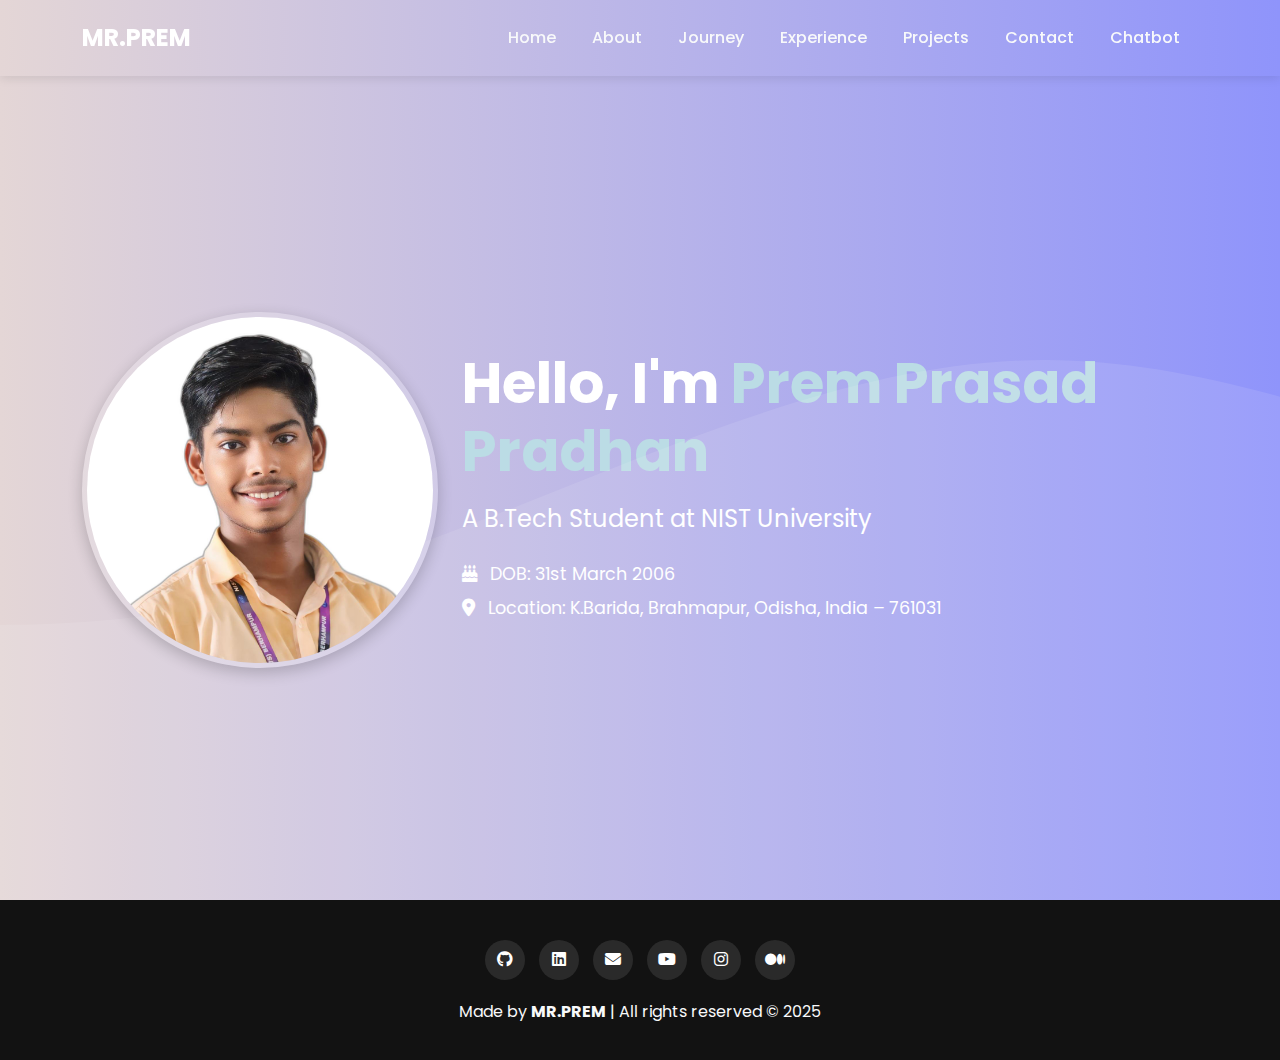
<file: index.html>
<!DOCTYPE html>
<html lang="en">
<head>
    <meta charset="UTF-8">
    <meta name="viewport" content="width=device-width, initial-scale=1.0">
    <link rel="icon" type="image/png" href="./images/d471a25a-75e8-43a8-a180-7e0d4ce57235-ai-brush-removebg-jxxgzg9m.png">
    <title>MR.PREM - Portfolio</title>
    <!-- Bootstrap CSS -->
    <link href="https://cdn.jsdelivr.net/npm/bootstrap@5.3.0/dist/css/bootstrap.min.css" rel="stylesheet">
    <!-- Font Awesome Icons -->
    <link rel="stylesheet" href="https://cdnjs.cloudflare.com/ajax/libs/font-awesome/6.4.0/css/all.min.css">
    <!-- Google Fonts -->
    <link href="https://fonts.googleapis.com/css2?family=Poppins:wght@300;400;500;600;700&display=swap" rel="stylesheet">
    <!-- Your custom CSS -->
    <link rel="stylesheet" href="styles/style.css">
    <link rel="stylesheet" href="styles/responsive.css">
</head>
<body>
    <!-- Navigation Bar -->
    <nav class="navbar navbar-expand-lg navbar-dark fixed-top">
        <div class="container">
            <a class="navbar-brand" href="index.html">MR.PREM</a>
            <button class="navbar-toggler" type="button" data-bs-toggle="collapse" data-bs-target="#navbarNav">
                <span class="navbar-toggler-icon"></span>
            </button>
            <div class="collapse navbar-collapse" id="navbarNav">
                <ul class="navbar-nav ms-auto">
                    <li class="nav-item">
                        <a class="nav-link active" href="index.html">Home</a>
                    </li>
                    <li class="nav-item">
                        <a class="nav-link" href="about.html">About</a>
                    </li>
                    <li class="nav-item">
                        <a class="nav-link" href="journey.html">Journey</a>
                    </li>
                    <li class="nav-item">
                        <a class="nav-link" href="experience.html">Experience</a>
                    </li>
                    <li class="nav-item">
                        <a class="nav-link" href="./projects.html">Projects</a>
                    </li>
                    <li class="nav-item">
                        <a class="nav-link" href="contact.html">Contact</a>
                    </li>
                    <li class="nav-item">
                        <a class="nav-link" href="./chatbot.html">Chatbot</a>                        
                    </li>
                </ul>
            </div>
        </div>
    </nav>

    <!-- Hero Section -->
    <section class="hero d-flex align-items-center">
        <div class="container">
            <div class="row align-items-center">
                <div class="col-lg-4 text-center mb-5 mb-lg-0">
                    <div class="hero-img-container">
                        <img src="./images/Prem.jpeg" alt="Prem Prasad Pradhan" class="img-fluid rounded-circle hero-img">
                    </div>
                </div>
                <div class="col-lg-8">
                    <h1 class="hero-title">Hello, I'm <span style="color:#BBDCE5;">Prem Prasad Pradhan</span></h1>
                    <p class="hero-subtitle">A B.Tech Student at NIST University</p>
                    <div class="hero-info">
                        <p><i class="fas fa-birthday-cake me-2"></i> DOB: 31st March 2006</p>
                        <p><i class="fas fa-map-marker-alt me-2"></i> Location: K.Barida, Brahmapur, Odisha, India – 761031</p>
                    </div>
                    
                </div>
            </div>
        </div>
    </section>

    <!-- Footer Section -->
    <footer class="site-footer">
        <div class="container">
            <div class="social-links">
                <a href="https://github.com/MRPREM31" target="_blank" title="GitHub">
                    <i class="fab fa-github"></i>
                </a>
                <a href="https://www.linkedin.com/in/prem-prasad-pradhan-18472b295/" target="_blank" title="LinkedIn">
                    <i class="fab fa-linkedin"></i>
                </a>
                <a href="mailto:mr.prem2006@gmail.com" title="Email">
                    <i class="fas fa-envelope"></i>
                </a>
                <a href="https://youtube.com/@B.techPrem?si=DLQysUc8HvX8wJTI" target="_blank" title="YouTube">
                    <i class="fab fa-youtube"></i>
                </a>
                <a href="https://www.instagram.com/liku___pradhan?igsh=ejMzanVtbjJzOGlt" target="_blank" title="Instagram">
                    <i class="fab fa-instagram"></i>
                </a>
                <a href="https://medium.com/@mr.prem" target="_blank" title="Medium">
                    <i class="fab fa-medium"></i>
                </a>
            </div>
            <p class="text-center">Made by <strong>MR.PREM</strong> | All rights reserved © 2025</p>
        </div>
    </footer>

    <!-- Bootstrap JS -->
    <script src="https://cdn.jsdelivr.net/npm/bootstrap@5.3.0/dist/js/bootstrap.bundle.min.js"></script>
    <!-- Your custom JS -->
    <script src="js/script.js"></script>
</body>
</html>
</file>
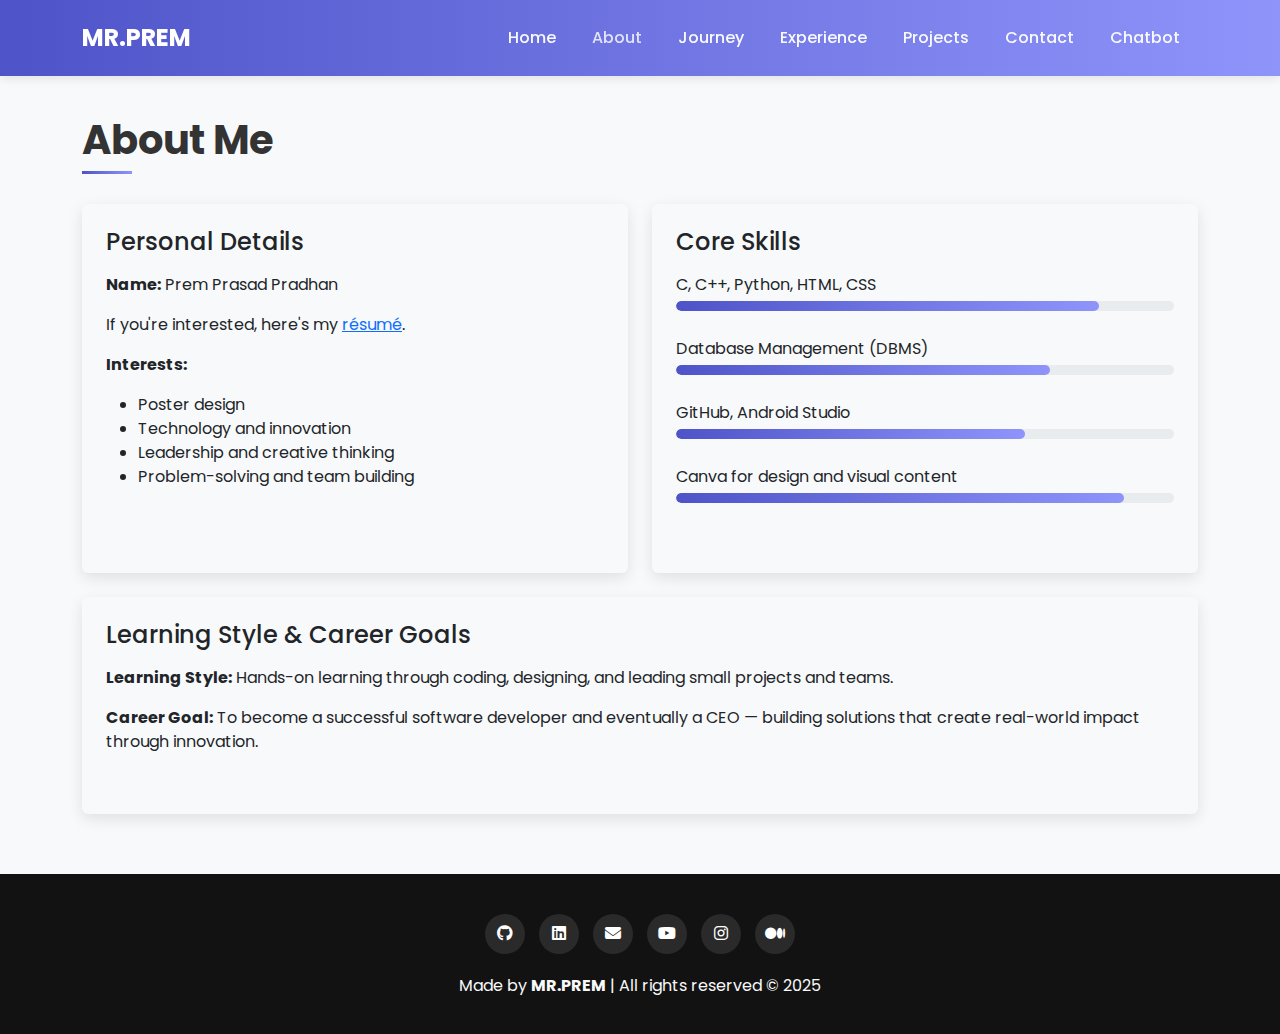
<file: about.html>
<!DOCTYPE html>
<html lang="en">
<head>
    <meta charset="UTF-8">
    <meta name="viewport" content="width=device-width, initial-scale=1.0">
    <link rel="icon" type="image/png" href="./images/d471a25a-75e8-43a8-a180-7e0d4ce57235-ai-brush-removebg-jxxgzg9m.png">
    <title>About Me - Prem Prasad Pradhan</title>
    <!-- Bootstrap CSS -->
    <link href="https://cdn.jsdelivr.net/npm/bootstrap@5.3.0/dist/css/bootstrap.min.css" rel="stylesheet">
    <!-- Font Awesome Icons -->
    <link rel="stylesheet" href="https://cdnjs.cloudflare.com/ajax/libs/font-awesome/6.4.0/css/all.min.css">
    <!-- Google Fonts -->
    <link href="https://fonts.googleapis.com/css2?family=Poppins:wght@300;400;500;600;700&display=swap" rel="stylesheet">
    <style>
        :root {
            --primary-color: #4e54c8;
            --secondary-color: #8f94fb;
            --dark-color: #121212;
            --light-color: #f8f9fa;
            --text-dark: #333;
            --text-light: #f8f9fa;
            --transition: all 0.3s ease;
        }

        * {
            margin: 0;
            padding: 0;
            box-sizing: border-box;
        }

        body {
            font-family: 'Poppins', sans-serif;
            color: var(--text-dark);
            background-color: var(--light-color);
            transition: var(--transition);
            overflow-x: hidden;
            padding-top: 76px; /* To account for fixed navbar */
        }

        /* Navigation */
        .navbar {
            background: linear-gradient(to right, var(--primary-color), var(--secondary-color));
            box-shadow: 0 2px 10px rgba(0, 0, 0, 0.1);
            padding: 15px 0;
            transition: var(--transition);
        }

        .navbar-brand {
            font-weight: 700;
            font-size: 1.5rem;
        }

        .navbar-nav .nav-link {
            color: var(--text-light) !important;
            font-weight: 500;
            margin: 0 10px;
            transition: var(--transition);
        }

        .navbar-nav .nav-link:hover,
        .navbar-nav .nav-link.active {
            color: rgba(255, 255, 255, 0.8) !important;
        }

        /* Page content */
        .page-content {
            padding: 40px 0 60px;
            min-height: calc(100vh - 160px); /* Adjust based on footer height */
        }

        .section-title {
            position: relative;
            margin-bottom: 40px;
            font-weight: 700;
        }

        .section-title::after {
            content: '';
            position: absolute;
            bottom: -10px;
            left: 0;
            width: 50px;
            height: 3px;
            background: linear-gradient(to right, var(--primary-color), var(--secondary-color));
        }

        .card {
            background-color: var(--light-color);
            border: none;
            box-shadow: 0 5px 15px rgba(0, 0, 0, 0.1);
            transition: var(--transition);
            margin-bottom: 20px;
            height: 100%;
        }

        .card:hover {
            transform: translateY(-5px);
            box-shadow: 0 10px 20px rgba(0, 0, 0, 0.2);
        }

        .skill-bar {
            height: 10px;
            background-color: #e9ecef;
            border-radius: 5px;
            margin-bottom: 10px;
            overflow: hidden;
        }

        .skill-progress {
            height: 100%;
            background: linear-gradient(to right, var(--primary-color), var(--secondary-color));
            border-radius: 5px;
        }

        /* Footer */
        .site-footer {
            background-color: var(--dark-color);
            color: var(--text-light);
            padding: 40px 0 20px;
            text-align: center;
        }

        .social-links {
            margin-bottom: 20px;
        }

        .social-links a {
            display: inline-block;
            width: 40px;
            height: 40px;
            background: rgba(255, 255, 255, 0.1);
            margin: 0 5px;
            border-radius: 50%;
            text-align: center;
            line-height: 40px;
            color: white;
            transition: var(--transition);
        }

        .social-links a:hover {
            background: var(--primary-color);
            transform: translateY(-5px);
        }

        /* Theme Switch */
        .form-check-input:checked {
            background-color: var(--primary-color);
            border-color: var(--primary-color);
        }

        /* Animation */
        @keyframes fadeIn {
            from { opacity: 0; transform: translateY(20px); }
            to { opacity: 1; transform: translateY(0); }
        }

        .card, .section-title {
            animation: fadeIn 0.6s ease forwards;
        }

        /* Responsive Design */
        @media (max-width: 768px) {
            .navbar-nav {
                text-align: center;
                background: linear-gradient(to right, var(--primary-color), var(--secondary-color));
                padding: 15px;
                border-radius: 10px;
            }
            
            .section-title {
                font-size: 1.8rem;
            }
        }

        @media (max-width: 576px) {
            .section-title {
                font-size: 1.5rem;
            }
            
            .card {
                margin-bottom: 15px;
            }
        }
    </style>
</head>
<body>
    <!-- Navigation Bar -->
    <nav class="navbar navbar-expand-lg navbar-dark fixed-top">
        <div class="container">
            <a class="navbar-brand" href="index.html">MR.PREM</a>
            <button class="navbar-toggler" type="button" data-bs-toggle="collapse" data-bs-target="#navbarNav">
                <span class="navbar-toggler-icon"></span>
            </button>
            <div class="collapse navbar-collapse" id="navbarNav">
                <ul class="navbar-nav ms-auto">
                    <li class="nav-item">
                        <a class="nav-link" href="index.html">Home</a>
                    </li>
                    <li class="nav-item">
                        <a class="nav-link active" href="about.html">About</a>
                    </li>
                    <li class="nav-item">
                        <a class="nav-link" href="journey.html">Journey</a>
                    </li>
                    <li class="nav-item">
                        <a class="nav-link" href="experience.html">Experience</a>
                    </li>
                    <li class="nav-item">
                        <a class="nav-link" href="./projects.html">Projects</a>
                    </li>
                    <li class="nav-item">
                        <a class="nav-link" href="contact.html">Contact</a>
                    </li>
                    <li class="nav-item">
                        <a class="nav-link" href="./chatbot.html">Chatbot</a>
                    </li>
                </ul>
            </div>
        </div>
    </nav>

    <!-- About Section -->
    <section class="page-content">
        <div class="container">
            <h1 class="section-title">About Me</h1>
            <div class="row">
                <div class="col-lg-6">
                    <div class="card p-4">
                        <h4 class="mb-3">Personal Details</h4>
                        <p><strong>Name:</strong> Prem Prasad Pradhan</p>
                        <p class="resume-link">If you're interested, here's my <a href="./images/documents/Prem_Prasad_Pradhan_CV.pdf" target="_blank" class="btn-resume">résumé</a>.</p>
                        <p><strong>Interests:</strong></p>
                        <ul>
                            <li>Poster design</li>
                            <li>Technology and innovation</li>
                            <li>Leadership and creative thinking</li>
                            <li>Problem-solving and team building</li>
                        </ul>
                    </div>
                </div>
                <div class="col-lg-6 mt-3 mt-lg-0">
                    <div class="card p-4">
                        <h4 class="mb-3">Core Skills</h4>
                        <div class="skill-item mb-3">
                            <p class="mb-1">C, C++, Python, HTML, CSS</p>
                            <div class="skill-bar">
                                <div class="skill-progress" style="width: 85%"></div>
                            </div>
                        </div>
                        <div class="skill-item mb-3">
                            <p class="mb-1">Database Management (DBMS)</p>
                            <div class="skill-bar">
                                <div class="skill-progress" style="width: 75%"></div>
                            </div>
                        </div>
                        <div class="skill-item mb-3">
                            <p class="mb-1">GitHub, Android Studio</p>
                            <div class="skill-bar">
                                <div class="skill-progress" style="width: 70%"></div>
                            </div>
                        </div>
                        <div class="skill-item mb-3">
                            <p class="mb-1">Canva for design and visual content</p>
                            <div class="skill-bar">
                                <div class="skill-progress" style="width: 90%"></div>
                            </div>
                        </div>
                    </div>
                </div>
            </div>
            <div class="row mt-4">
                <div class="col-12">
                    <div class="card p-4">
                        <h4 class="mb-3">Learning Style & Career Goals</h4>
                        <p><strong>Learning Style:</strong> Hands-on learning through coding, designing, and leading small projects and teams.</p>
                        <p><strong>Career Goal:</strong> To become a successful software developer and eventually a CEO — building solutions that create real-world impact through innovation.</p>
                    </div>
                </div>
            </div>
        </div>
    </section>

    <!-- Footer Section -->
    <footer class="site-footer">
        <div class="container">
            <div class="social-links">
                <a href="https://github.com/MRPREM31" target="_blank" title="GitHub">
                    <i class="fab fa-github"></i>
                </a>
                <a href="https://www.linkedin.com/in/prem-prasad-pradhan-18472b295/" target="_blank" title="LinkedIn">
                    <i class="fab fa-linkedin"></i>
                </a>
                <a href="mailto:mr.prem2006@gmail.com" title="Email">
                    <i class="fas fa-envelope"></i>
                </a>
                <a href="https://youtube.com/@B.techPrem?si=DLQysUc8HvX8wJTI" target="_blank" title="YouTube">
                    <i class="fab fa-youtube"></i>
                </a>
                <a href="https://www.instagram.com/liku___pradhan?igsh=ejMzanVtbjJzOGlt" target="_blank" title="Instagram">
                    <i class="fab fa-instagram"></i>
                </a>
                <a href="https://medium.com/@mr.prem" target="_blank" title="Medium">
                    <i class="fab fa-medium"></i>
                </a>
            </div>
            <p class="text-center">Made by <strong>MR.PREM</strong> | All rights reserved © 2025</p>
        </div>
    </footer>

    <!-- Bootstrap JS -->
    <script src="https://cdn.jsdelivr.net/npm/bootstrap@5.3.0/dist/js/bootstrap.bundle.min.js"></script>
    <!-- Your custom JS -->
    <script>
        // Dark/Light Mode Toggle
        document.addEventListener('DOMContentLoaded', function() {
            const darkModeToggle = document.getElementById('darkModeToggle');
            const prefersDarkScheme = window.matchMedia('(prefers-color-scheme: dark)');
            
            // Check for saved theme preference or use system preference
            const currentTheme = localStorage.getItem('theme') || (prefersDarkScheme.matches ? 'dark' : 'light');
            
            if (currentTheme === 'dark') {
                document.documentElement.setAttribute('data-theme', 'dark');
                darkModeToggle.checked = true;
            }
            
            // Listen for toggle changes
            darkModeToggle.addEventListener('change', function() {
                let theme = 'light';
                if (this.checked) {
                    theme = 'dark';
                }
                document.documentElement.setAttribute('data-theme', theme);
                localStorage.setItem('theme', theme);
            });
            
            // Add animation to elements
            const animateOnScroll = function() {
                const elements = document.querySelectorAll('.card, .section-title');
                
                elements.forEach(element => {
                    const position = element.getBoundingClientRect().top;
                    const screenPosition = window.innerHeight / 1.3;
                    
                    if (position < screenPosition) {
                        element.style.opacity = 1;
                        element.style.transform = 'translateY(0)';
                    }
                });
            };
            
            // Initialize animation properties
            document.querySelectorAll('.card, .section-title').forEach(element => {
                element.style.opacity = 0;
                element.style.transform = 'translateY(20px)';
                element.style.transition = 'opacity 0.5s ease, transform 0.5s ease';
            });
            
            // Listen for scroll events
            window.addEventListener('scroll', animateOnScroll);
            // Initial call in case elements are already in view
            animateOnScroll();
        });
    </script>
</body>
</html>
</file>
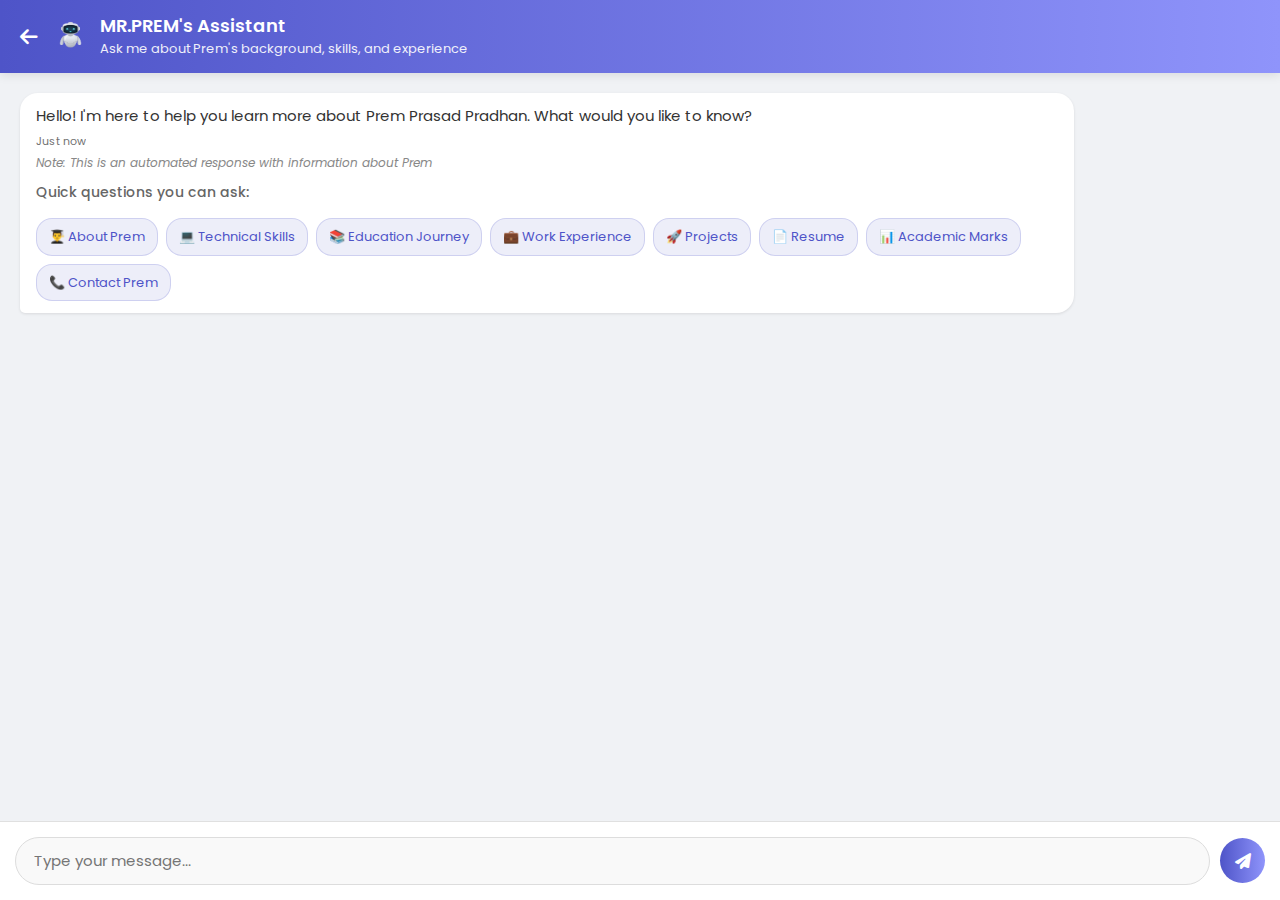
<file: chatbot.html>
<!DOCTYPE html>
<html lang="en">
<head>
    <meta charset="UTF-8">
    <meta name="viewport" content="width=device-width, initial-scale=1.0">
    <link rel="icon" type="image/png" href="./images/d471a25a-75e8-43a8-a180-7e0d4ce57235-ai-brush-removebg-jxxgzg9m.png">
    <title>Chat with MR.PREM's Assistant</title>
    <!-- Bootstrap CSS -->
    <link href="https://cdn.jsdelivr.net/npm/bootstrap@5.3.0/dist/css/bootstrap.min.css" rel="stylesheet">
    <!-- Font Awesome Icons -->
    <link rel="stylesheet" href="https://cdnjs.cloudflare.com/ajax/libs/font-awesome/6.4.0/css/all.min.css">
    <!-- Google Fonts -->
    <link href="https://fonts.googleapis.com/css2?family=Poppins:wght@300;400;500;600;700&display=swap" rel="stylesheet">
    <style>
        :root {
            --primary-color: #4e54c8;
            --secondary-color: #8f94fb;
            --dark-color: #121212;
            --light-color: #f8f9fa;
            --text-dark: #333;
            --text-light: #f8f9fa;
            --transition: all 0.3s ease;
        }

        [data-theme="dark"] {
            --primary-color: #6c63ff;
            --secondary-color: #a8a4ff;
            --dark-color: #f8f9fa;
            --light-color: #121212;
            --text-dark: #f8f9fa;
            --text-light: #333;
        }

        * {
            margin: 0;
            padding: 0;
            box-sizing: border-box;
        }

        body {
            font-family: 'Poppins', sans-serif;
            color: var(--text-dark);
            background-color: var(--light-color);
            transition: var(--transition);
            padding-top: 0;
            background: linear-gradient(135deg, var(--light-color) 0%, #f5f7fa 100%);
            height: 100vh;
            overflow: hidden;
        }

        /* Chatbot Styles - Full Screen */
        .chatbot-container {
            height: 100vh;
            display: flex;
            flex-direction: column;
            background: white;
        }

        .chatbot-header {
            background: linear-gradient(to right, var(--primary-color), var(--secondary-color));
            color: white;
            padding: 15px 20px;
            display: flex;
            align-items: center;
            box-shadow: 0 2px 10px rgba(0, 0, 0, 0.1);
            position: relative;
            z-index: 10;
        }

        .back-button {
            color: white;
            font-size: 20px;
            margin-right: 15px;
            text-decoration: none;
        }

        .chatbot-header-content {
            flex: 1;
        }

        .chatbot-header h3 {
            margin: 0;
            font-weight: 600;
            font-size: 18px;
        }

        .chatbot-header p {
            margin: 2px 0 0;
            opacity: 0.9;
            font-size: 13px;
        }

        .chatbot-messages {
            flex: 1;
            padding: 20px;
            overflow-y: auto;
            display: flex;
            flex-direction: column;
            gap: 15px;
            background-color: #f0f2f5;
        }

        .message {
            max-width: 85%;
            padding: 12px 16px;
            border-radius: 18px;
            animation: fadeIn 0.3s ease;
            position: relative;
            line-height: 1.5;
            font-size: 15px;
        }

        .bot-message {
            background: white;
            align-self: flex-start;
            box-shadow: 0 1px 3px rgba(0,0,0,0.1);
            border-bottom-left-radius: 5px;
        }

        .user-message {
            background: linear-gradient(to right, var(--primary-color), var(--secondary-color));
            color: white;
            align-self: flex-end;
            border-bottom-right-radius: 5px;
        }

        .message-time {
            font-size: 11px;
            opacity: 0.7;
            margin-top: 5px;
        }

        .bot-message .message-time {
            text-align: left;
        }

        .user-message .message-time {
            text-align: right;
        }

        .info-card {
            background: #f8f9fa;
            border-radius: 12px;
            padding: 12px;
            margin: 10px 0;
            border-left: 4px solid var(--primary-color);
        }

        .info-card h5 {
            color: var(--primary-color);
            margin-bottom: 8px;
            font-size: 15px;
            font-weight: 600;
        }

        .info-card ul {
            padding-left: 20px;
            margin-bottom: 0;
        }

        .info-card li {
            margin-bottom: 5px;
            font-size: 14px;
        }

        .quick-questions {
            display: flex;
            flex-wrap: wrap;
            gap: 8px;
            margin-top: 15px;
        }

        .quick-question {
            background: rgba(78, 84, 200, 0.1);
            padding: 8px 12px;
            border-radius: 16px;
            font-size: 13px;
            cursor: pointer;
            transition: all 0.2s ease;
            border: none;
            text-align: left;
            color: var(--primary-color);
            border: 1px solid rgba(78, 84, 200, 0.2);
        }

        .quick-question:hover {
            background: rgba(78, 84, 200, 0.2);
        }

        .chatbot-input-container {
            padding: 15px;
            background: #fff;
            border-top: 1px solid #e0e0e0;
            display: flex;
            align-items: center;
        }

        .chatbot-input {
            flex: 1;
            border: 1px solid #ddd;
            padding: 12px 18px;
            border-radius: 24px;
            outline: none;
            background: #f9f9f9;
            transition: var(--transition);
            font-size: 15px;
        }

        .chatbot-input:focus {
            border-color: var(--primary-color);
            box-shadow: 0 0 0 2px rgba(78, 84, 200, 0.2);
        }

        .chatbot-send {
            background: linear-gradient(to right, var(--primary-color), var(--secondary-color));
            border: none;
            color: white;
            width: 45px;
            height: 45px;
            border-radius: 50%;
            margin-left: 10px;
            cursor: pointer;
            transition: var(--transition);
            display: flex;
            align-items: center;
            justify-content: center;
        }

        .chatbot-send:hover {
            transform: scale(1.05);
        }

        .suggestion-title {
            font-size: 14px;
            margin: 10px 0 8px;
            color: #666;
            font-weight: 500;
        }

        @keyframes fadeIn {
            from { opacity: 0; transform: translateY(10px); }
            to { opacity: 1; transform: translateY(0); }
        }

        /* Note style for default responses */
        .response-note {
            font-size: 12px;
            color: #888;
            margin-top: 5px;
            font-style: italic;
        }
        
        .btn-resume {
            background: linear-gradient(to right, var(--primary-color), var(--secondary-color));
            color: white;
            padding: 8px 16px;
            border-radius: 20px;
            text-decoration: none;
            display: inline-block;
            margin-top: 10px;
            font-weight: 500;
            transition: var(--transition);
        }
        
        .btn-resume:hover {
            transform: translateY(-2px);
            box-shadow: 0 4px 8px rgba(0,0,0,0.1);
            color: white;
        }
        
        .project-link {
            color: var(--primary-color);
            text-decoration: none;
            font-weight: 500;
            display: inline-block;
            margin-top: 8px;
        }
        
        .project-link:hover {
            text-decoration: underline;
        }
        .header-logo {
            width: 35px;
            height: 35px;
            margin-right: 12px;
            object-fit: contain;
            border-radius: 50%;
        }

        /* Adjust the header content to align properly with the logo */
        .chatbot-header-content {
            flex: 1;
            display: flex;
            flex-direction: column;
            justify-content: center;
        }

        /* Mobile Optimization */
        @media (max-width: 768px) {
            .chatbot-header {
                padding: 12px 15px;
            }
            
            .chatbot-header h3 {
                font-size: 16px;
            }
            
            .chatbot-header p {
                font-size: 12px;
            }
            
            .chatbot-messages {
                padding: 15px;
            }
            
            .message {
                max-width: 90%;
                padding: 10px 14px;
                font-size: 14px;
            }
            
            .chatbot-input-container {
                padding: 12px;
            }
            
            .chatbot-input {
                padding: 10px 16px;
                font-size: 14px;
            }
            
            .chatbot-send {
                width: 40px;
                height: 40px;
            }
            
            .info-card {
                padding: 10px;
            }
            
            .info-card h5 {
                font-size: 14px;
            }
            
            .info-card li {
                font-size: 13px;
            }
        }

        @media (max-width: 576px) {
            .message {
                max-width: 95%;
            }
            
            .quick-questions {
                flex-direction: column;
            }
            
            .quick-question {
                width: 100%;
            }
        }

        /* Hide navbar for full-screen experience */
        .navbar {
            display: none;
        }
        
        .site-footer {
            display: none;
        }
    </style>
</head>
<body>
    <!-- Chatbot Container -->
    <div class="chatbot-container">
        <div class="chatbot-header">
    <a href="index.html" class="back-button">
        <i class="fas fa-arrow-left"></i>
    </a>
        <!-- Add this image element -->
        <img src="./images/Ai.png" class="header-logo">
        <div class="chatbot-header-content">
            <h3>MR.PREM's Assistant</h3>
            <p>Ask me about Prem's background, skills, and experience</p>
        </div>
        </div>
        
        <div class="chatbot-messages" id="chatbotMessages">
            <div class="message bot-message">
                <div>Hello! I'm here to help you learn more about Prem Prasad Pradhan. What would you like to know?</div>
                <div class="message-time">Just now</div>
                <div class="response-note">Note: This is an automated response with information about Prem</div>
                
                <div class="suggestion-title">Quick questions you can ask:</div>
                <div class="quick-questions">
                    <button class="quick-question" data-question="about">👨‍🎓 About Prem</button>
                    <button class="quick-question" data-question="skills">💻 Technical Skills</button>
                    <button class="quick-question" data-question="journey">📚 Education Journey</button>
                    <button class="quick-question" data-question="experience">💼 Work Experience</button>
                    <button class="quick-question" data-question="projects">🚀 Projects</button>
                    <button class="quick-question" data-question="resume">📄 Resume</button>
                    <button class="quick-question" data-question="marks">📊 Academic Marks</button>
                    <button class="quick-question" data-question="contact">📞 Contact Prem</button>
                </div>
            </div>
        </div>
        
        <div class="chatbot-input-container">
            <input type="text" class="chatbot-input" id="chatbotInput" placeholder="Type your message...">
            <button class="chatbot-send" id="chatbotSend">
                <i class="fas fa-paper-plane"></i>
            </button>
        </div>
    </div>
    
    <!-- Chatbot Script -->
    <script>
    document.addEventListener('DOMContentLoaded', function() {
        const chatbotMessages = document.getElementById('chatbotMessages');
        const chatbotInput = document.getElementById('chatbotInput');
        const chatbotSend = document.getElementById('chatbotSend');
        
        // Function to attach event listeners to quick questions
        function attachQuickQuestionListeners() {
            const quickQuestions = document.querySelectorAll('.quick-question');
            
            quickQuestions.forEach(button => {
                // Remove any existing event listeners to prevent duplicates
                button.replaceWith(button.cloneNode(true));
            });
            
            // Re-select the buttons after cloning
            document.querySelectorAll('.quick-question').forEach(button => {
                button.addEventListener('click', function() {
                    const question = this.getAttribute('data-question');
                    addMessage(getQuestionText(question), 'user');
                    
                    // Bot response
                    setTimeout(() => {
                        botResponse(question);
                    }, 600);
                });
            });
        }
        
        // Initial attachment of event listeners
        attachQuickQuestionListeners();
        
        // Send message function
        function sendMessage() {
            const message = chatbotInput.value.trim();
            if (message) {
                addMessage(message, 'user');
                chatbotInput.value = '';
                
                // Bot response
                setTimeout(() => {
                    botResponse(message);
                }, 600);
            }
        }
        
        // Send button click
        chatbotSend.addEventListener('click', sendMessage);
        
        // Enter key press
        chatbotInput.addEventListener('keypress', function(e) {
            if (e.key === 'Enter') {
                sendMessage();
            }
        });
        
        // Add message to chat
        function addMessage(text, type) {
            const messageDiv = document.createElement('div');
            messageDiv.classList.add('message');
            messageDiv.classList.add(type + '-message');
            
            const messageContent = document.createElement('div');
            messageContent.textContent = text;
            messageDiv.appendChild(messageContent);
            
            const messageTime = document.createElement('div');
            messageTime.classList.add('message-time');
            messageTime.textContent = getCurrentTime();
            messageDiv.appendChild(messageTime);
            
            chatbotMessages.appendChild(messageDiv);
            chatbotMessages.scrollTop = chatbotMessages.scrollHeight;
        }
        
        // Add formatted message with HTML content
        function addFormattedMessage(htmlContent, type) {
            const messageDiv = document.createElement('div');
            messageDiv.classList.add('message');
            messageDiv.classList.add(type + '-message');
            
            messageDiv.innerHTML = htmlContent;
            
            const messageTime = document.createElement('div');
            messageTime.classList.add('message-time');
            messageTime.textContent = getCurrentTime();
            messageDiv.appendChild(messageTime);
            
            // Add note for default responses
            const note = document.createElement('div');
            note.classList.add('response-note');
            note.textContent = 'Note: This is an automated response with information about Prem';
            messageDiv.appendChild(note);
            
            chatbotMessages.appendChild(messageDiv);
            chatbotMessages.scrollTop = chatbotMessages.scrollHeight;
            
            // Reattach event listeners to any new quick question buttons
            setTimeout(attachQuickQuestionListeners, 100);
        }
        
        // Get current time for message timestamp
        function getCurrentTime() {
            const now = new Date();
            return now.toLocaleTimeString([], { hour: '2-digit', minute: '2-digit' });
        }
        
        // Get question text from key
        function getQuestionText(key) {
            const questions = {
                'about': 'Tell me about Prem',
                'skills': 'What are Prem\'s skills?',
                'journey': 'What is Prem\'s education journey?',
                'experience': 'What work experience does Prem have?',
                'projects': 'What projects has Prem worked on?',
                'resume': 'Can I see Prem\'s resume?',
                'marks': 'What are Prem\'s academic marks?',
                'contact': 'How can I contact Prem?'
            };
            return questions[key] || key;
        }
        
        // Bot responses
        function botResponse(message) {
            const lowerMessage = message.toLowerCase();
            
            // Handle greetings
            if (lowerMessage.includes('hello') || lowerMessage.includes('hi') || lowerMessage.includes('hey') || 
                lowerMessage === 'hi' || lowerMessage === 'hello') {
                const greetingContent = `
                    <div>
                        <div>Hello! 👋 I'm Prem's virtual assistant. I can tell you about Prem's background, skills, education, work experience, projects, and more.</div>
                        <div class="suggestion-title" style="margin-top: 15px;">What would you like to know?</div>
                        <div class="quick-questions">
                            <button class="quick-question" data-question="about">About Prem</button>
                            <button class="quick-question" data-question="skills">Technical Skills</button>
                            <button class="quick-question" data-question="projects">Projects</button>
                            <button class="quick-question" data-question="resume">Resume</button>
                        </div>
                    </div>
                `;
                addFormattedMessage(greetingContent, 'bot');
                return;
            }
            
            if (lowerMessage.includes('about') || lowerMessage.includes('who') || lowerMessage.includes('prem') || lowerMessage === 'about') {
                const aboutContent = `
                    <div>
                        <h5>About Prem Prasad Pradhan</h5>
                        
                        <div class="info-card">
                            <h5>Personal Details</h5>
                            <p><strong>Name:</strong> Prem Prasad Pradhan</p>
                            <p><strong>Interests:</strong></p>
                            <ul>
                                <li>Poster design</li>
                                <li>Technology and innovation</li>
                                <li>Leadership and creative thinking</li>
                                <li>Problem-solving and team building</li>
                            </ul>
                        </div>
                        
                        <div class="info-card">
                            <h5>Learning Style & Career Goals</h5>
                            <p><strong>Learning Style:</strong> Hands-on learning through coding, designing, and leading small projects and teams.</p>
                            <p><strong>Career Goal:</strong> To become a successful software developer and eventually a CEO — building solutions that create real-world impact through innovation.</p>
                        </div>
                    </div>
                `;
                addFormattedMessage(aboutContent, 'bot');
            }
            else if (lowerMessage.includes('skill') || lowerMessage.includes('technology') || lowerMessage === 'skills') {
                const skillsContent = `
                    <div>
                        <h5>Prem's Core Skills</h5>
                        
                        <div class="info-card">
                            <h5>Programming & Technologies</h5>
                            <ul>
                                <li>C, C++, Python, HTML, CSS</li>
                                <li>Database Management (DBMS)</li>
                                <li>GitHub, Android Studio</li>
                                <li>Canva for design and visual content</li>
                            </ul>
                        </div>
                        
                        <div class="info-card">
                            <h5>Professional Skills</h5>
                            <ul>
                                <li>Leadership</li>
                                <li>Communication</li>
                                <li>Time Management</li>
                                <li>Team Coordination</li>
                                <li>Problem Solving</li>
                            </ul>
                        </div>
                    </div>
                `;
                addFormattedMessage(skillsContent, 'bot');
            }
            else if (lowerMessage.includes('journey') || lowerMessage.includes('education') || lowerMessage.includes('study') || lowerMessage === 'journey') {
                const journeyContent = `
                    <div>
                        <h5>Prem's Education Journey</h5>
                        
                        <div class="info-card">
                            <h5>📅 31st March 2006</h5>
                            <p><strong>Date of Birth</strong><br>Born in Khallikot, Odisha, India</p>
                        </div>
                        
                        <div class="info-card">
                            <h5>🏫 2009-2015: Early Learning – Saraswati Sishu Mandir</h5>
                            <p>Started learning at age 3. Built strong foundation in academics and values. Daily prayers and discipline shaped my mindset. Studied up to Class 5.</p>
                        </div>
                        
                        <div class="info-card">
                            <h5>🎓 2015-2021: Schooling – Odisha Adarsha Vidyalaya (OAV)</h5>
                            <p>A major turning point in my life. Transitioned into English-medium education. Made great friends and had supportive teachers. Completed Class 10 here with pride.</p>
                        </div>
                        
                        <div class="info-card">
                            <h5>📖 2021-2023: Higher Secondary – Nalanda Shree Higher Secondary School</h5>
                            <p>Studied Classes 11 and 12. Made close friendships and focused on career goals. Prepared for the next stage in life.</p>
                        </div>
                        
                        <div class="info-card">
                            <h5>🎯 2023-Present: NIST University, Berhampur</h5>
                            <p>Currently pursuing B.Tech. Exploring technology and building technical skills. Focused on growth, learning, and future achievements.</p>
                        </div>
                    </div>
                `;
                addFormattedMessage(journeyContent, 'bot');
            }
            else if (lowerMessage.includes('experience') || lowerMessage.includes('work') || lowerMessage.includes('job') || lowerMessage === 'experience') {
                const experienceContent = `
                    <div>
                        <h5>Prem's Work Experience</h5>
                        
                        <div class="info-card">
                            <h5>💼 Team Lead & Vendor at DesiCrew</h5>
                            <p><strong>Duration:</strong> 1.5+ years Remote</p>
                            <p><strong>Key Responsibilities:</strong></p>
                            <ul>
                                <li>Leading a remote team on project tasks</li>
                                <li>Coordinating with internal members and vendors</li>
                                <li>Monitoring task progress and ensuring quality</li>
                                <li>Managing reporting and task delivery flow</li>
                                <li>Onboarding and guiding new team members</li>
                            </ul>
                            <p><strong>Additional Role:</strong> Vendor – managing task distribution and resource planning</p>
                            <p><strong>Skills Gained:</strong> Leadership, Communication, Time Management, Team Coordination, Problem Solving</p>
                        </div>
                        
                        <div class="info-card">
                            <h5>🚀 Other Experiences</h5>
                            <p><strong>Project Work:</strong> Various academic and personal projects in web development, app development, and design.</p>
                            <p><strong>Leadership Roles:</strong> Leading teams in college events, technical fests, and group projects.</p>
                        </div>
                    </div>
                `;
                addFormattedMessage(experienceContent, 'bot');
            }
            else if (lowerMessage.includes('project') || lowerMessage === 'projects') {
                const projectsContent = `
                   <div>
                        <h5>Prem's Notable Projects</h5>
                        <div class="info-card">
                        <h5>🩺 AI Medical Diagnostics System</h5>

                        <p><strong>Description:</strong>
                            An advanced AI-powered medical diagnostic platform designed to analyze patient 
                            reports using multiple specialist AI agents. The system mimics a real multidisciplinary 
                            medical team—Cardiologist, Psychologist, Pulmonologist, Neurologist, and General Physician—
                            to generate a combined, accurate diagnosis. Includes PDF report generation, QR verification, 
                            and a clean web interface.
                        </p>

                        <p><strong>Key Features:</strong></p>
                        <ul>
                            <li>Five specialist AI agents powered by Groq LLM (LLaMA-3 / Mixtral)</li>
                            <li>Parallel analysis using Cardiologist, Psychologist, Pulmonologist, Neurologist & General Physician agents</li>
                            <li>Multidisciplinary Team AI for final diagnosis summarization</li>
                            <li>Professional PDF report generation with QR verification</li>
                            <li>Patient detail extraction from uploaded medical reports</li>
                            <li>Beautiful and responsive Flask web interface</li>
                        </ul>

                        <p><strong>Technologies Used:</strong>
                            Python, Flask, LangChain, Groq AI API, ReportLab (PDF), HTML5, CSS3, JavaScript, 
                            QR Code Generator, Concurrent Processing, Jinja Templates.
                        </p>

                        <a href="https://github.com/MRPREM31/AI-Medical-Diagnostics"
                        target="_blank"
                        class="project-link">
                            View on GitHub →
                        </a>
                    </div>

                        <div class="info-card">
                            <h5>🏫 Adarsha Pathasala Website</h5>

                            <p><strong>Description:</strong> 
                                A fully responsive and SEO-optimized school website built for Adarsha Pathasala. 
                                Includes an AI Assistant, enquiry form with automation, dynamic UI, and a 
                                professional educational design. Helps students and parents access information quickly.
                            </p>

                            <p><strong>Key Features:</strong></p>
                            <ul>
                                <li>AI Assistant powered by Groq LLM (Mixtral/LLaMA-3)</li>
                                <li>Admission enquiry form with Google Apps Script automation</li>
                                <li>Mobile-first responsive UI with smooth animations</li>
                                <li>Dark/Light theme switch + floating quick navigation</li>
                                <li>Lazy-loading images and advanced SEO metadata</li>
                                <li>Fully hosted on Netlify with Serverless Functions</li>
                            </ul>

                            <p><strong>Technologies Used:</strong> 
                                HTML5, CSS3, JavaScript (ES6+), Netlify Hosting, Netlify Functions, Groq AI API,  
                                Google Apps Script, Font Awesome, Google Fonts (Poppins)
                            </p>

                            <a href="https://github.com/MRPREM31/adarsha-pathasala-website" 
                            target="_blank" 
                            class="project-link">
                                View on GitHub →
                            </a>
                        </div>

                        
                        <div class="info-card">
                            <h5>⏰ Productivity Dashboard</h5>
                            <p><strong>Description:</strong> A beautiful, feature-rich dashboard for students and professionals with clock, timer, calculator, and weather features.</p>
                            <p><strong>Key Features:</strong></p>
                            <ul>
                                <li>Real-time clock with date and day display</li>
                                <li>Customizable timer with alarm sounds</li>
                                <li>Built-in calculator with calculation history</li>
                                <li>Real-time weather information based on location</li>
                                <li>Personalization options and multiple themes</li>
                                <li>Battery status display and screen wake lock</li>
                            </ul>
                            <p><strong>Technologies Used:</strong> HTML5, CSS3 with Glassmorphism design, Vanilla JavaScript, Geolocation API, Battery Status API, Screen Wake Lock API, Local Storage</p>
                            <a href="https://github.com/MRPREM31/ClockLive-Productivity-Dashboard" target="_blank" class="project-link">View on GitHub →</a>
                        </div>

                        <div class="info-card">
                            <h5>🎮 STEM Quest - Gamified Learning Platform</h5>
                            <p><strong>Description:</strong> A gamified digital learning platform designed specifically for rural schools to make STEM subjects fun and accessible. This project was developed for Smart India Hackathon 2025 by Team QuantumCodersx.</p>
                            <p><strong>Key Features:</strong></p>
                            <ul>
                                <li>Learn by Playing: STEM lessons as interactive games and challenges</li>
                                <li>Personal Quests: Customized tasks based on grade and subject</li>
                                <li>Progress Tracker: Learning progress through scores and badges</li>
                                <li>Community & Leaderboards: Peer competition and sharing achievements</li>
                                <li>Rewards & Recognition: Badges and certificates to boost confidence</li>
                                <li>Offline Access: Learning without continuous internet</li>
                                <li>Multilingual Content: Available in local languages</li>
                            </ul>
                            <p><strong>Technologies Used:</strong> Frontend: React, TypeScript, Vite | Backend: Node.js, JavaScript | Database: SQLite | Offline-first architecture | Responsive design for mobile devices</p>
                            <a href="https://github.com/MRPREM31/Gamified-STEM-Learning-Platform-for-Rural-Areas" target="_blank" class="project-link">View on GitHub →</a>
                        </div>

                        <div class="info-card">
                            <h5>🌱 FarmQuest - Sustainable Farming Gamification</h5>
                            <p><strong>Description:</strong> A gamified digital platform that transforms sustainable farming into an interactive and rewarding experience. This project motivates farmers through missions, points, badges, and leaderboards while providing localized, offline-first access.</p>
                            <p><strong>Key Features:</strong></p>
                            <ul>
                                <li>Farmer Profile: Personalized challenges based on location and crop type</li>
                                <li>Dashboard: Sustainability score, progress bar, and badges</li>
                                <li>Missions & Challenges: Interactive tasks for sustainable practices</li>
                                <li>Leaderboard: Community ranking to promote healthy competition</li>
                                <li>Rewards & Badges: Digital recognition and real-world benefits</li>
                                <li>Community Sharing: Farmers can share progress and inspire peers</li>
                                <li>Offline-first: Works in low-connectivity rural areas</li>
                                <li>Multilingual: Support for Odia, Hindi, and English</li>
                            </ul>
                            <p><strong>Technologies Used:</strong> Frontend: React, TypeScript, Vite | Backend: Node.js, JavaScript | Database: SQLite | Offline-first architecture with data sync | Mobile-friendly UI for rural farmers</p>
                           
                        </div>
                    </div>
                `;
                addFormattedMessage(projectsContent, 'bot');
            }
            else if (lowerMessage.includes('resume') || lowerMessage.includes('cv') || lowerMessage.includes('download')) {
                const resumeContent = `
                    <div>
                        <h5>Prem's Resume</h5>
                        
                        <div class="info-card">
                            <h5>📄 Professional Resume/CV</h5>
                            <p>You can download Prem's resume to view his complete professional background, skills, education, work experience, and projects in detail.</p>
                            <p>The resume includes:</p>
                            <ul>
                                <li>Complete educational history</li>
                                <li>Technical and professional skills</li>
                                <li>Work experience details</li>
                                <li>Project portfolio</li>
                                <li>Achievements and certifications</li>
                                <li>Contact information</li>
                            </ul>
                            <a href="./images/documents/Prem_Prasad_Pradhan_CV.pdf" target="_blank" class="btn-resume">Download Resume</a>
                        </div>
                    </div>
                `;
                addFormattedMessage(resumeContent, 'bot');
            }
            else if (lowerMessage.includes('mark') || lowerMessage.includes('percentage') || lowerMessage.includes('academic') || lowerMessage === 'marks') {
                const marksContent = `
                    <div>
                        <h5>Prem's Academic Performance</h5>
                        
                        <div class="info-card">
                            <h5>📊 Academic Marks</h5>
                            <p><strong>10th Standard (Matriculation):</strong> 80.3%</p>
                            <p><strong>12th Standard (Intermediate):</strong> 68%</p>
                            <p><strong>Current:</strong> Pursuing B.Tech at NIST University</p>
                        </div>
                    </div>
                `;
                addFormattedMessage(marksContent, 'bot');
            }
            else if (lowerMessage.includes('contact') || lowerMessage.includes('email') || lowerMessage.includes('connect') || lowerMessage === 'contact') {
                const contactContent = `
                    <div>
                        <h5>Contact Prem Prasad Pradhan</h5>
                        
                        <div class="info-card">
                            <h5>📧 Email</h5>
                            <p><strong>Primary Email:</strong> <a href="mailto:mr.prem2006@gmail.com">mr.prem2006@gmail.com</a></p>
                            <p><strong>Secondary Email:</strong> <a href="mailto:premprasadpradhan@zohomail.in">premprasadpradhan@zohomail.in</a></p>
                            <p>Feel free to reach out for collaborations, opportunities, or just to say hello!</p>
                        </div>
                        
                        <div class="info-card">
                            <h5>📍 Location</h5>
                            <p>K.Barida, Brahmapur, Odisha, India – 761031</p>
                        </div>
                        
                        <div class="info-card">
                            <h5>🌐 Social Media</h5>
                            <p>Connect with me on:</p>
                            <ul>
                                <li>LinkedIn: <a href="https://www.linkedin.com/in/prem-prasad-pradhan-18472b295/" target="_blank" style="color: var(--primary-color);">Prem Prasad Pradhan</a></li>
                                <li>GitHub: <a href="https://github.com/MRPREM31" target="_blank" style="color: var(--primary-color);">MRPREM31</a></li>
                                <li>Instagram: <a href="https://www.instagram.com/liku___pradhan" target="_blank" style="color: var(--primary-color);">@liku___pradhan</a></li>
                                <li>Medium: <a href="https://medium.com/@mr.prem" target="_blank" style="color: var(--primary-color);">@mr.prem</a></li>
                            </ul>
                        </div>
                    </div>
                `;
                addFormattedMessage(contactContent, 'bot');
            }
            else {
                addMessage("I'm not sure I understand. Could you please ask about Prem's background, skills, education journey, work experience, projects, resume, academic marks, or how to contact him? You can also click one of the quick questions below.", 'bot');
            }
            
            // Add quick questions after response
            setTimeout(() => {
                const quickQuestionsHTML = `
                    <div class="suggestion-title">You might want to ask:</div>
                    <div class="quick-questions">
                        <button class="quick-question" data-question="about">About Prem</button>
                        <button class="quick-question" data-question="skills">Technical Skills</button>
                        <button class="quick-question" data-question="projects">Projects</button>
                        <button class="quick-question" data-question="resume">Resume</button>
                    </div>
                `;
                
                const quickDiv = document.createElement('div');
                quickDiv.classList.add('message', 'bot-message');
                quickDiv.innerHTML = quickQuestionsHTML;
                chatbotMessages.appendChild(quickDiv);
                
                // Reattach event listeners to new buttons
                attachQuickQuestionListeners();
                
                chatbotMessages.scrollTop = chatbotMessages.scrollHeight;
            }, 300);
        }
    });
</script>
</body>
</html>
</file>
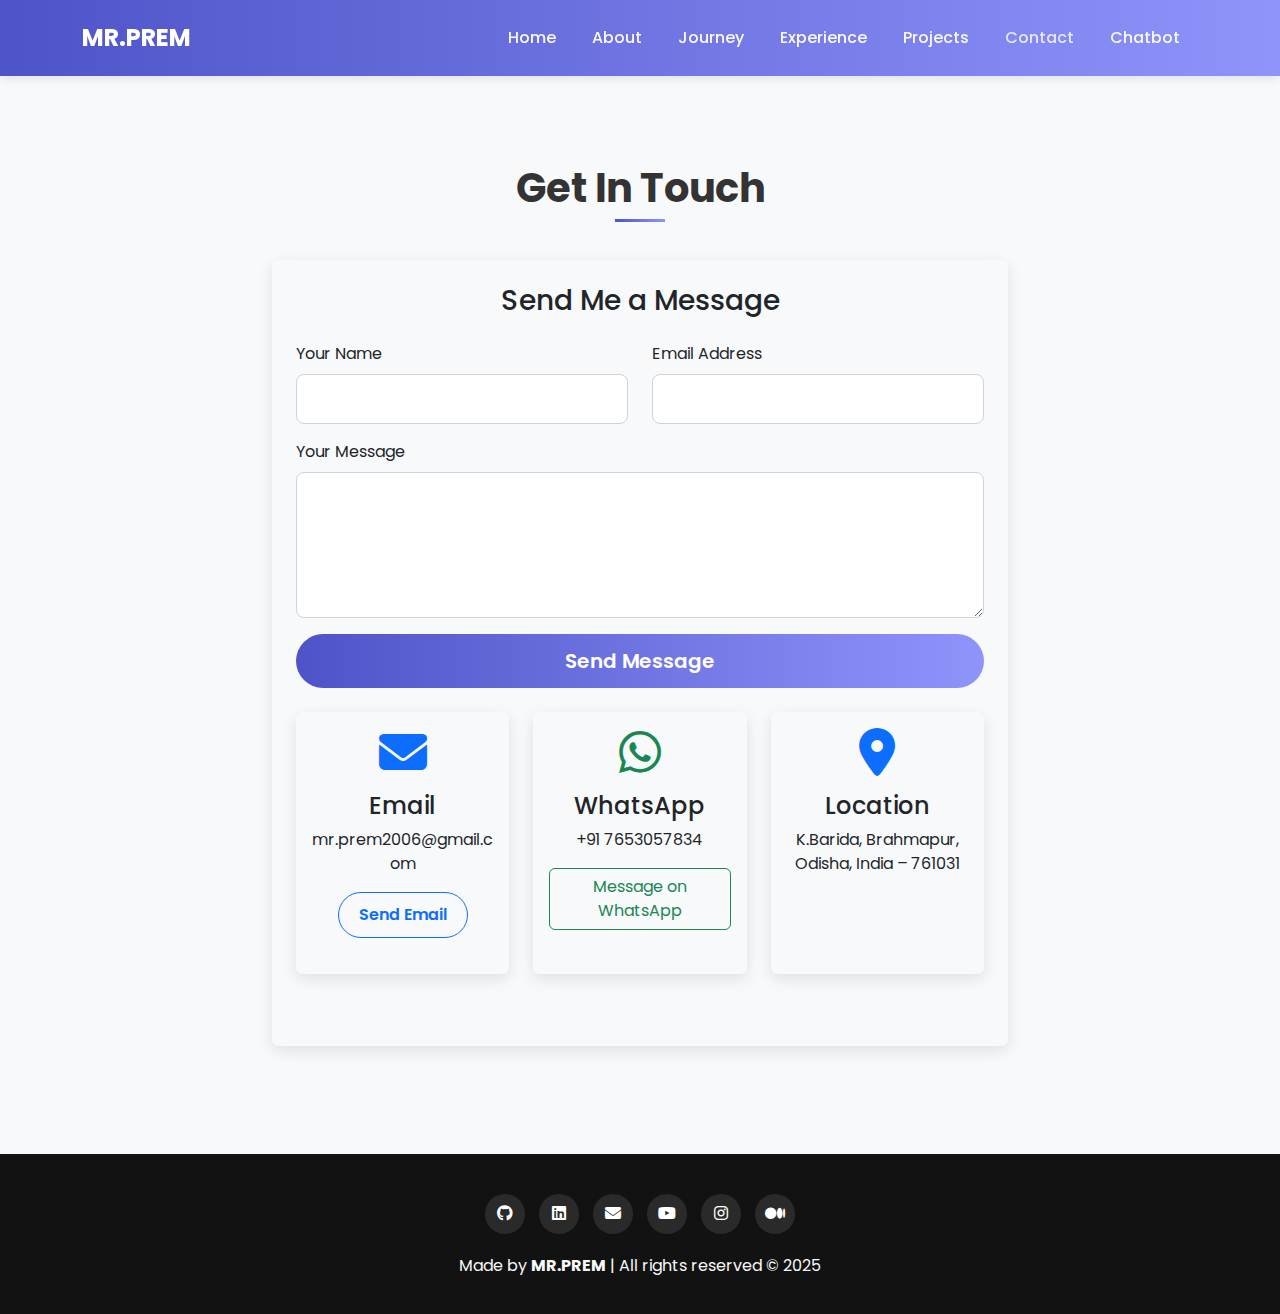
<file: contact.html>
<!DOCTYPE html>
<html lang="en">
<head>
    <meta charset="UTF-8">
    <meta name="viewport" content="width=device-width, initial-scale=1.0">
    <!-- Google Meta Data -->
    <meta name="description" content="Contact MR.PREM - Get in touch for collaborations, projects, or just to say hello. Send a message via email, WhatsApp, or contact form.">
    <meta name="keywords" content="MR.PREM, contact, portfolio, web developer, projects, collaboration">
    <meta name="author" content="MR.PREM">
    <meta name="robots" content="index, follow">
    <!-- Open Graph Meta Tags -->
    <meta property="og:title" content="Contact - Prem Prasad Pradhan">
    <meta property="og:description" content="Get in touch with MR.PREM for collaborations, projects, or just to say hello.">
    <meta property="og:type" content="website">
    <!-- Twitter Card Meta Tags -->
    <meta name="twitter:card" content="summary">
    <meta name="twitter:title" content="Contact - Prem Prasad Pradhan">
    <meta name="twitter:description" content="Get in touch with MR.PREM for collaborations, projects, or just to say hello.">
    
    <link rel="icon" type="image/png" href="./images/d471a25a-75e8-43a8-a180-7e0d4ce57235-ai-brush-removebg-jxxgzg9m.png">
    <title>Contact - Prem Prasad Pradhan</title>
    <!-- Bootstrap CSS -->
    <link href="https://cdn.jsdelivr.net/npm/bootstrap@5.3.0/dist/css/bootstrap.min.css" rel="stylesheet">
    <!-- Font Awesome Icons -->
    <link rel="stylesheet" href="https://cdnjs.cloudflare.com/ajax/libs/font-awesome/6.4.0/css/all.min.css">
    <!-- Google Fonts -->
    <link href="https://fonts.googleapis.com/css2?family=Poppins:wght@300;400;500;600;700&display=swap" rel="stylesheet">
    <style>
        :root {
            --primary-color: #4e54c8;
            --secondary-color: #8f94fb;
            --dark-color: #121212;
            --light-color: #f8f9fa;
            --text-dark: #333;
            --text-light: #f8f9fa;
            --transition: all 0.3s ease;
        }

        [data-theme="dark"] {
            --primary-color: #6c63ff;
            --secondary-color: #a8a4ff;
            --dark-color: #f8f9fa;
            --light-color: #121212;
            --text-dark: #f8f9fa;
            --text-light: #333;
        }

        body {
            font-family: 'Poppins', sans-serif;
            color: var(--text-dark);
            background-color: var(--light-color);
            transition: var(--transition);
            padding-top: 76px;
        }

        .navbar {
            background: linear-gradient(to right, var(--primary-color), var(--secondary-color));
            box-shadow: 0 2px 10px rgba(0, 0, 0, 0.1);
            padding: 15px 0;
            transition: var(--transition);
        }

        .navbar-brand {
            font-weight: 700;
            font-size: 1.5rem;
        }

        .navbar-nav .nav-link {
            color: var(--text-light) !important;
            font-weight: 500;
            margin: 0 10px;
            transition: var(--transition);
        }

        .navbar-nav .nav-link:hover,
        .navbar-nav .nav-link.active {
            color: rgba(255, 255, 255, 0.8) !important;
        }

        .page-content {
            padding: 40px 0 60px;
            min-height: calc(100vh - 160px);
        }

        .section-title {
            position: relative;
            margin-bottom: 40px;
            font-weight: 700;
            text-align: center;
        }

        .section-title::after {
            content: '';
            position: absolute;
            bottom: -10px;
            left: 50%;
            transform: translateX(-50%);
            width: 50px;
            height: 3px;
            background: linear-gradient(to right, var(--primary-color), var(--secondary-color));
        }

        .card {
            background-color: var(--light-color);
            border: none;
            box-shadow: 0 5px 15px rgba(0, 0, 0, 0.1);
            transition: var(--transition);
            margin-bottom: 20px;
            height: 100%;
        }

        .card:hover {
            transform: translateY(-5px);
            box-shadow: 0 10px 20px rgba(0, 0, 0, 0.2);
        }

        .btn-primary {
            background: linear-gradient(to right, var(--primary-color), var(--secondary-color));
            border: none;
            padding: 12px 30px;
            border-radius: 50px;
            font-weight: 600;
            transition: var(--transition);
        }

        .btn-primary:hover {
            transform: translateY(-3px);
            box-shadow: 0 10px 20px rgba(0, 0, 0, 0.2);
        }

        .btn-outline-primary {
            padding: 10px 20px;
            border-radius: 50px;
            font-weight: 600;
            transition: var(--transition);
        }

        .btn-outline-primary:hover {
            transform: translateY(-3px);
            box-shadow: 0 10px 20px rgba(0, 0, 0, 0.2);
        }

        .site-footer {
            background-color: var(--dark-color);
            color: var(--text-light);
            padding: 40px 0 20px;
            text-align: center;
        }

        .social-links {
            margin-bottom: 20px;
        }

        .social-links a {
            display: inline-block;
            width: 40px;
            height: 40px;
            background: rgba(255, 255, 255, 0.1);
            margin: 0 5px;
            border-radius: 50%;
            text-align: center;
            line-height: 40px;
            color: white;
            transition: var(--transition);
        }

        .social-links a:hover {
            background: var(--primary-color);
            transform: translateY(-5px);
        }

        .form-control {
            border: 1px solid #ced4da;
            border-radius: 8px;
            padding: 12px 15px;
            transition: var(--transition);
        }

        .form-control:focus {
            box-shadow: 0 0 0 0.2rem rgba(78, 84, 200, 0.25);
            border-color: var(--primary-color);
        }

        .alert {
            border-radius: 8px;
            border: none;
        }

        @keyframes fadeIn {
            from { opacity: 0; transform: translateY(20px); }
            to { opacity: 1; transform: translateY(0); }
        }

        .card, .section-title {
            animation: fadeIn 0.6s ease forwards;
        }

        @media (max-width: 768px) {
            .navbar-nav {
                text-align: center;
                background: linear-gradient(to right, var(--primary-color), var(--secondary-color));
                padding: 15px;
                border-radius: 10px;
            }
            
            .section-title {
                font-size: 1.8rem;
            }
        }

        @media (max-width: 576px) {
            .section-title {
                font-size: 1.5rem;
            }
            
            .card {
                margin-bottom: 15px;
            }
        }
        
        #loadingSpinner {
            display: none;
            width: 2rem;
            height: 2rem;
            margin-left: 10px;
        }
    </style>
</head>
<body>
    <!-- Navigation Bar -->
    <nav class="navbar navbar-expand-lg navbar-dark fixed-top">
        <div class="container">
            <a class="navbar-brand" href="index.html">MR.PREM</a>
            <button class="navbar-toggler" type="button" data-bs-toggle="collapse" data-bs-target="#navbarNav">
                <span class="navbar-toggler-icon"></span>
            </button>
            <div class="collapse navbar-collapse" id="navbarNav">
                <ul class="navbar-nav ms-auto">
                    <li class="nav-item">
                        <a class="nav-link" href="index.html">Home</a>
                    </li>
                    <li class="nav-item">
                        <a class="nav-link" href="about.html">About</a>
                    </li>
                    <li class="nav-item">
                        <a class="nav-link" href="journey.html">Journey</a>
                    </li>
                    <li class="nav-item">
                        <a class="nav-link" href="experience.html">Experience</a>
                    </li>
                    <li class="nav-item">
                        <a class="nav-link" href="./projects.html">Projects</a>
                    </li>
                    <li class="nav-item">
                        <a class="nav-link active" href="contact.html">Contact</a>
                    </li>
                    <li class="nav-item">
                        <a class="nav-link" href="./chatbot.html">Chatbot</a>
                    </li>
                </ul>
            </div>
        </div>
    </nav>

    <!-- Contact Section -->
    <section class="page-content">
        <div class="container py-5">
            <h1 class="section-title text-center mb-5">Get In Touch</h1>
            
            <div class="row">
                <div class="col-lg-8 mx-auto">
                    <!-- Contact Form -->
                    <div class="card p-4 mb-5">
                        <h3 class="text-center mb-4">Send Me a Message</h3>
                        
                        <!-- Google Apps Script Form - Replace YOUR_SCRIPT_URL with your actual URL -->
                        <form id="contactForm">
                            <div class="row">
                                <div class="col-md-6">
                                    <div class="mb-3">
                                        <label for="name" class="form-label">Your Name</label>
                                        <input type="text" class="form-control" id="name" name="name" required>
                                    </div>
                                </div>
                                <div class="col-md-6">
                                    <div class="mb-3">
                                        <label for="email" class="form-label">Email Address</label>
                                        <input type="email" class="form-control" id="email" name="email" required>
                                    </div>
                                </div>
                            </div>
                            <div class="mb-3">
                                <label for="message" class="form-label">Your Message</label>
                                <textarea class="form-control" id="message" name="message" rows="5" required></textarea>
                            </div>
                            <button type="submit" class="btn btn-primary btn-lg w-100">
                                Send Message
                                <div id="loadingSpinner" class="spinner-border spinner-border-sm" role="status">
                                    <span class="visually-hidden">Loading...</span>
                                </div>
                            </button>
                        </form>
                        
                        <div id="formMessage" class="alert mt-3" style="display: none;"></div>
                        
                        <!-- Contact Information -->
                        <div class="row mt-4">
                            <div class="col-md-4">
                                <div class="card text-center h-100">
                                    <div class="card-body">
                                        <i class="fas fa-envelope fa-3x text-primary mb-3"></i>
                                        <h4>Email</h4>
                                        <p>mr.prem2006@gmail.com</p>
                                        <a href="mailto:mr.prem2006@gmail.com" class="btn btn-outline-primary">Send Email</a>
                                    </div>
                                </div>
                            </div>
                            <div class="col-md-4 mt-4 mt-md-0">
                                <div class="card text-center h-100">
                                    <div class="card-body">
                                        <i class="fab fa-whatsapp fa-3x text-success mb-3"></i>
                                        <h4>WhatsApp</h4>
                                        <p>+91 7653057834</p>
                                        <a href="https://wa.me/917653057834?text=Hi" target="_blank" class="btn btn-outline-success">Message on WhatsApp</a>
                                    </div>
                                </div>
                            </div>
                            <div class="col-md-4 mt-4 mt-md-0">
                                <div class="card text-center h-100">
                                    <div class="card-body">
                                        <i class="fas fa-map-marker-alt fa-3x text-primary mb-3"></i>
                                        <h4>Location</h4>
                                        <p>K.Barida, Brahmapur, Odisha, India – 761031</p>
                                    </div>
                                </div>
                            </div>
                        </div>
                    </div>
                </div>
            </div>
        </div>
    </section>

    <!-- Footer Section -->
    <footer class="site-footer">
        <div class="container">
            <div class="social-links">
                <a href="https://github.com/MRPREM31" target="_blank" title="GitHub">
                    <i class="fab fa-github"></i>
                </a>
                <a href="https://www.linkedin.com/in/prem-prasad-pradhan-18472b295/" target="_blank" title="LinkedIn">
                    <i class="fab fa-linkedin"></i>
                </a>
                <a href="mailto:mr.prem2006@gmail.com" title="Email">
                    <i class="fas fa-envelope"></i>
                </a>
                <a href="https://youtube.com/@B.techPrem?si=DLQysUc8HvX8wJTI" target="_blank" title="YouTube">
                    <i class="fab fa-youtube"></i>
                </a>
                <a href="https://www.instagram.com/liku___pradhan?igsh=ejMzanVtbjJzOGlt" target="_blank" title="Instagram">
                    <i class="fab fa-instagram"></i>
                </a>
                <a href="https://medium.com/@mr.prem" target="_blank" title="Medium">
                    <i class="fab fa-medium"></i>
                </a>
            </div>
            <p class="text-center">Made by <strong>MR.PREM</strong> | All rights reserved © 2025</p>
        </div>
    </footer>

    <!-- Bootstrap JS -->
    <script src="https://cdn.jsdelivr.net/npm/bootstrap@5.3.0/dist/js/bootstrap.bundle.min.js"></script>
    
    <!-- Contact Form Handling -->
    <script>
        // Replace this with your Google Apps Script URL
        const SCRIPT_URL = 'https://script.google.com/macros/s/AKfycbzRzxBuPr8Xumrt0xkhQvpZa1fGuXLhXNRSL_Bdn8sTlYfMKJoTl7WnwZxjNj4n2ERQgA/exec';
        
        document.getElementById('contactForm').addEventListener('submit', function(e) {
            e.preventDefault();
            
            // Show loading spinner
            document.getElementById('loadingSpinner').style.display = 'inline-block';
            
            // Basic validation
            const name = document.getElementById('name').value;
            const email = document.getElementById('email').value;
            const message = document.getElementById('message').value;
            
            if (name === '' || email === '' || message === '') {
                showMessage('Please fill all fields', 'danger');
                document.getElementById('loadingSpinner').style.display = 'none';
                return;
            }
            
            if (!isValidEmail(email)) {
                showMessage('Please enter a valid email address', 'danger');
                document.getElementById('loadingSpinner').style.display = 'none';
                return;
            }
            
            // Prepare form data
            const formData = new FormData();
            formData.append('name', name);
            formData.append('email', email);
            formData.append('message', message);
            
            // Send to Google Apps Script
            fetch(SCRIPT_URL, {
                method: 'POST',
                body: formData
            })
            .then(response => response.json())
            .then(data => {
                if (data.result === 'success') {
                    showMessage('Your message has been sent successfully!', 'success');
                    document.getElementById('contactForm').reset();
                } else {
                    showMessage('There was an error sending your message. Please try again.', 'danger');
                }
            })
            .catch(error => {
                showMessage('There was an error sending your message. Please try again.', 'danger');
                console.error('Error:', error);
            })
            .finally(() => {
                document.getElementById('loadingSpinner').style.display = 'none';
            });
        });
        
        function isValidEmail(email) {
            const re = /^[^\s@]+@[^\s@]+\.[^\s@]+$/;
            return re.test(email);
        }
        
        function showMessage(text, type) {
            const messageEl = document.getElementById('formMessage');
            messageEl.textContent = text;
            messageEl.className = `alert alert-${type} mt-3`;
            messageEl.style.display = 'block';
            
            // Hide message after 5 seconds
            setTimeout(() => {
                messageEl.style.display = 'none';
            }, 5000);
        }
    </script>
</body>
</html>
</file>
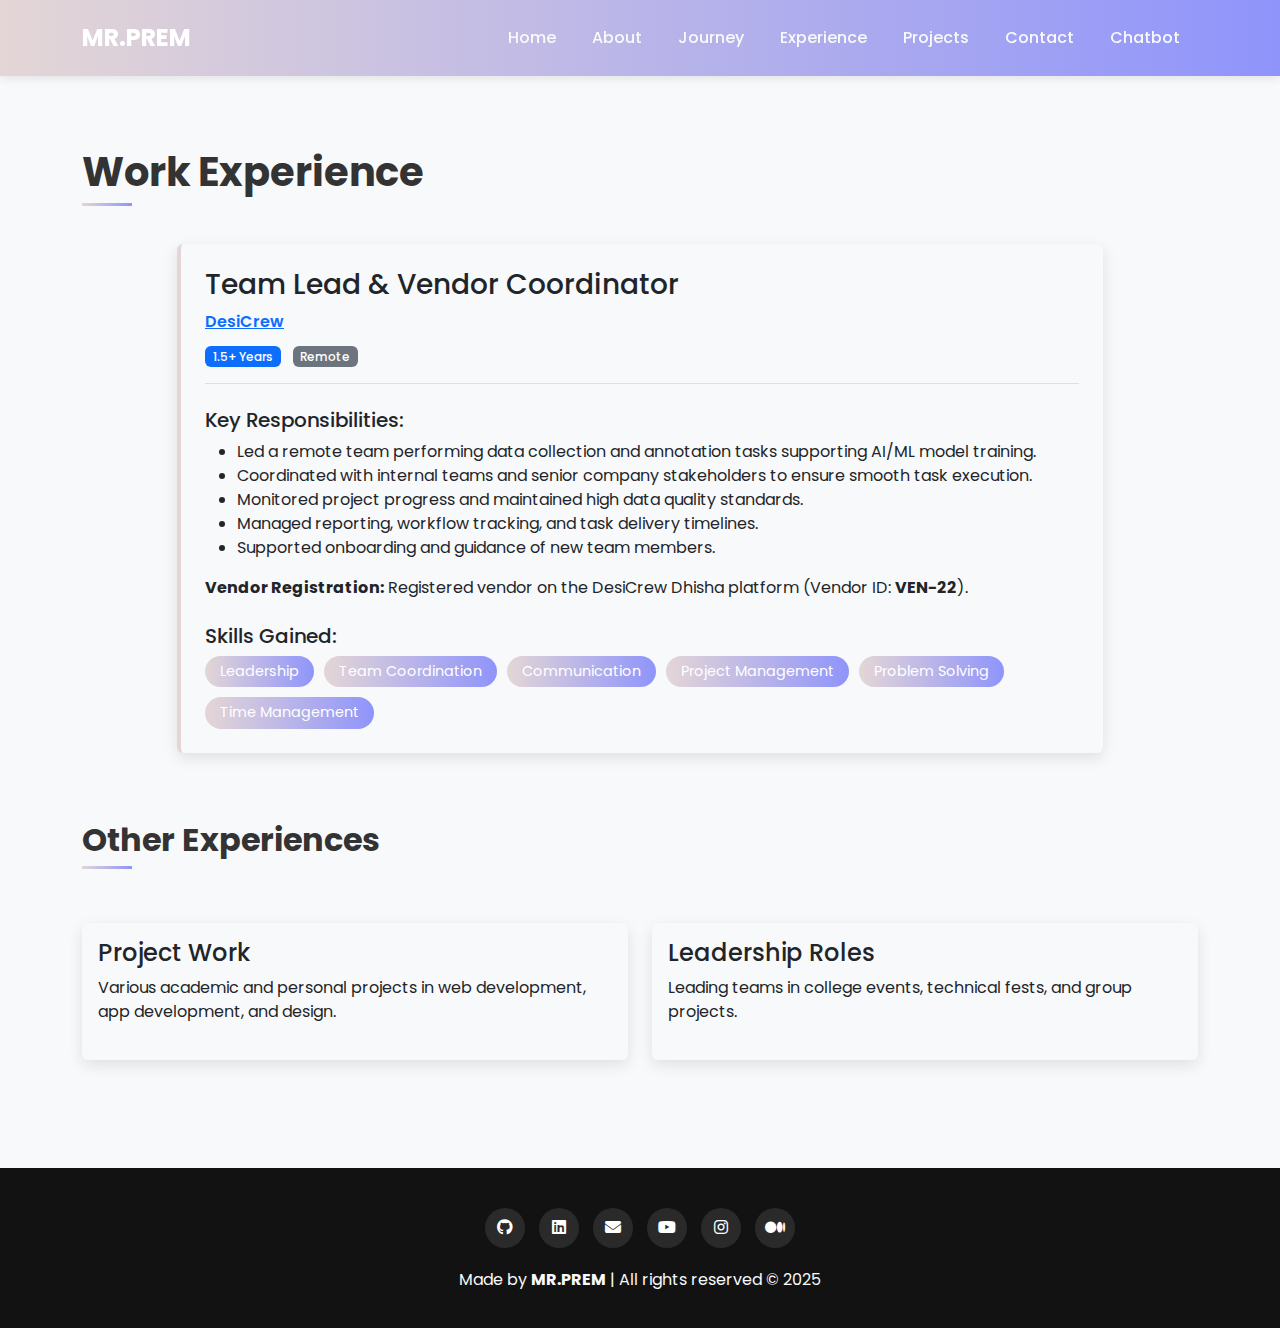
<file: experience.html>
<!DOCTYPE html>
<html lang="en">
<head>
    <meta charset="UTF-8">
    <meta name="viewport" content="width=device-width, initial-scale=1.0">
    <link rel="icon" type="image/png" href="./images/d471a25a-75e8-43a8-a180-7e0d4ce57235-ai-brush-removebg-jxxgzg9m.png">
    <title>Work Experience - Prem Prasad Pradhan</title>
    <!-- Bootstrap CSS -->
    <link href="https://cdn.jsdelivr.net/npm/bootstrap@5.3.0/dist/css/bootstrap.min.css" rel="stylesheet">
    <!-- Font Awesome Icons -->
    <link rel="stylesheet" href="https://cdnjs.cloudflare.com/ajax/libs/font-awesome/6.4.0/css/all.min.css">
    <!-- Google Fonts -->
    <link href="https://fonts.googleapis.com/css2?family=Poppins:wght@300;400;500;600;700&display=swap" rel="stylesheet">
    <!-- Your custom CSS -->
    <link rel="stylesheet" href="styles/style.css">
    <link rel="stylesheet" href="styles/responsive.css">
</head>
<body>
    <!-- Navigation Bar -->
    <nav class="navbar navbar-expand-lg navbar-dark fixed-top">
        <div class="container">
            <a class="navbar-brand" href="index.html">MR.PREM</a>
            <button class="navbar-toggler" type="button" data-bs-toggle="collapse" data-bs-target="#navbarNav">
                <span class="navbar-toggler-icon"></span>
            </button>
            <div class="collapse navbar-collapse" id="navbarNav">
                <ul class="navbar-nav ms-auto">
                    <li class="nav-item">
                        <a class="nav-link" href="index.html">Home</a>
                    </li>
                    <li class="nav-item">
                        <a class="nav-link" href="about.html">About</a>
                    </li>
                    <li class="nav-item">
                        <a class="nav-link" href="journey.html">Journey</a>
                    </li>
                    <li class="nav-item">
                        <a class="nav-link active" href="experience.html">Experience</a>
                    </li>
                    <li class="nav-item">
                        <a class="nav-link" href="./projects.html">Projects</a>
                    </li>
                    <li class="nav-item">
                        <a class="nav-link" href="contact.html">Contact</a>
                    </li>
                    <li class="nav-item">
                        <a class="nav-link" href="./chatbot.html">Chatbot</a>
                    </li>
                </ul>
            </div>
        </div>
    </nav>

    <!-- Experience Section -->
    <section class="page-content">
        <div class="container py-5">
            <h1 class="section-title text-left mb-5">Work Experience</h1>
            
            <div class="row justify-content-center">
                <div class="col-lg-10">
                    <div class="card experience-card">
                        <div class="card-body p-4">
                            <div class="experience-header">
                                <h3 class="card-title">Team Lead & Vendor Coordinator</h3>
                                <p class="company-name">
                                    <a href="https://desicrew.in/" target="_blank">DesiCrew</a>
                                </p>
                                <div class="experience-details">
                                    <span class="badge bg-primary">1.5+ Years</span>
                                    <span class="badge bg-secondary">Remote</span>
                                </div>
                            </div>
                            
                            <div class="experience-content mt-4">
                                <h5>Key Responsibilities:</h5>
                                <ul>
                                    <li>Led a remote team performing data collection and annotation tasks supporting AI/ML model training.</li>
                                    <li>Coordinated with internal teams and senior company stakeholders to ensure smooth task execution.</li>
                                    <li>Monitored project progress and maintained high data quality standards.</li>
                                    <li>Managed reporting, workflow tracking, and task delivery timelines.</li>
                                    <li>Supported onboarding and guidance of new team members.</li>
                                </ul>
                                
                                <p class="mt-3">
                                    <strong>Vendor Registration:</strong> Registered vendor on the DesiCrew Dhisha platform 
                                    (Vendor ID: <strong>VEN-22</strong>).
                                </p>
                                
                                <h5 class="mt-4">Skills Gained:</h5>
                                <div class="skills-container">
                                    <span class="skill-badge">Leadership</span>
                                    <span class="skill-badge">Team Coordination</span>
                                    <span class="skill-badge">Communication</span>
                                    <span class="skill-badge">Project Management</span>
                                    <span class="skill-badge">Problem Solving</span>
                                    <span class="skill-badge">Time Management</span>
                                </div>
                            </div>
                        </div>
                    </div>
                </div>
            </div>


            <!-- Other Experience Section (if any) -->
            <div class="row mt-5">
                <div class="col-12">
                    <h2 class="section-title">Other Experiences</h2>
                </div>
                <div class="col-md-6 mt-4">
                    <div class="card h-100">
                        <div class="card-body">
                            <h4 class="card-title">Project Work</h4>
                            <p class="card-text">Various academic and personal projects in web development, app development, and design.</p>
                        </div>
                    </div>
                </div>
                <div class="col-md-6 mt-4">
                    <div class="card h-100">
                        <div class="card-body">
                            <h4 class="card-title">Leadership Roles</h4>
                            <p class="card-text">Leading teams in college events, technical fests, and group projects.</p>
                        </div>
                    </div>
                </div>
            </div>
        </div>
    </section>

    <!-- Footer Section -->
    <footer class="site-footer">
        <div class="container">
            <div class="social-links">
                <a href="https://github.com/MRPREM31" target="_blank" title="GitHub">
                    <i class="fab fa-github"></i>
                </a>
                <a href="https://www.linkedin.com/in/prem-prasad-pradhan-18472b295/" target="_blank" title="LinkedIn">
                    <i class="fab fa-linkedin"></i>
                </a>
                <a href="mailto:mr.prem2006@gmail.com" title="Email">
                    <i class="fas fa-envelope"></i>
                </a>
                <a href="https://youtube.com/@B.techPrem?si=DLQysUc8HvX8wJTI" target="_blank" title="YouTube">
                    <i class="fab fa-youtube"></i>
                </a>
                <a href="https://www.instagram.com/liku___pradhan?igsh=ejMzanVtbjJzOGlt" target="_blank" title="Instagram">
                    <i class="fab fa-instagram"></i>
                </a>
                <a href="https://medium.com/@mr.prem" target="_blank" title="Medium">
                    <i class="fab fa-medium"></i>
                </a>
            </div>
            <p class="text-center">Made by <strong>MR.PREM</strong> | All rights reserved © 2025</p>
        </div>
    </footer>

    <!-- Bootstrap JS -->
    <script src="https://cdn.jsdelivr.net/npm/bootstrap@5.3.0/dist/js/bootstrap.bundle.min.js"></script>
    <!-- Your custom JS -->
    <script src="js/script.js"></script>
</body>
</html>
</file>
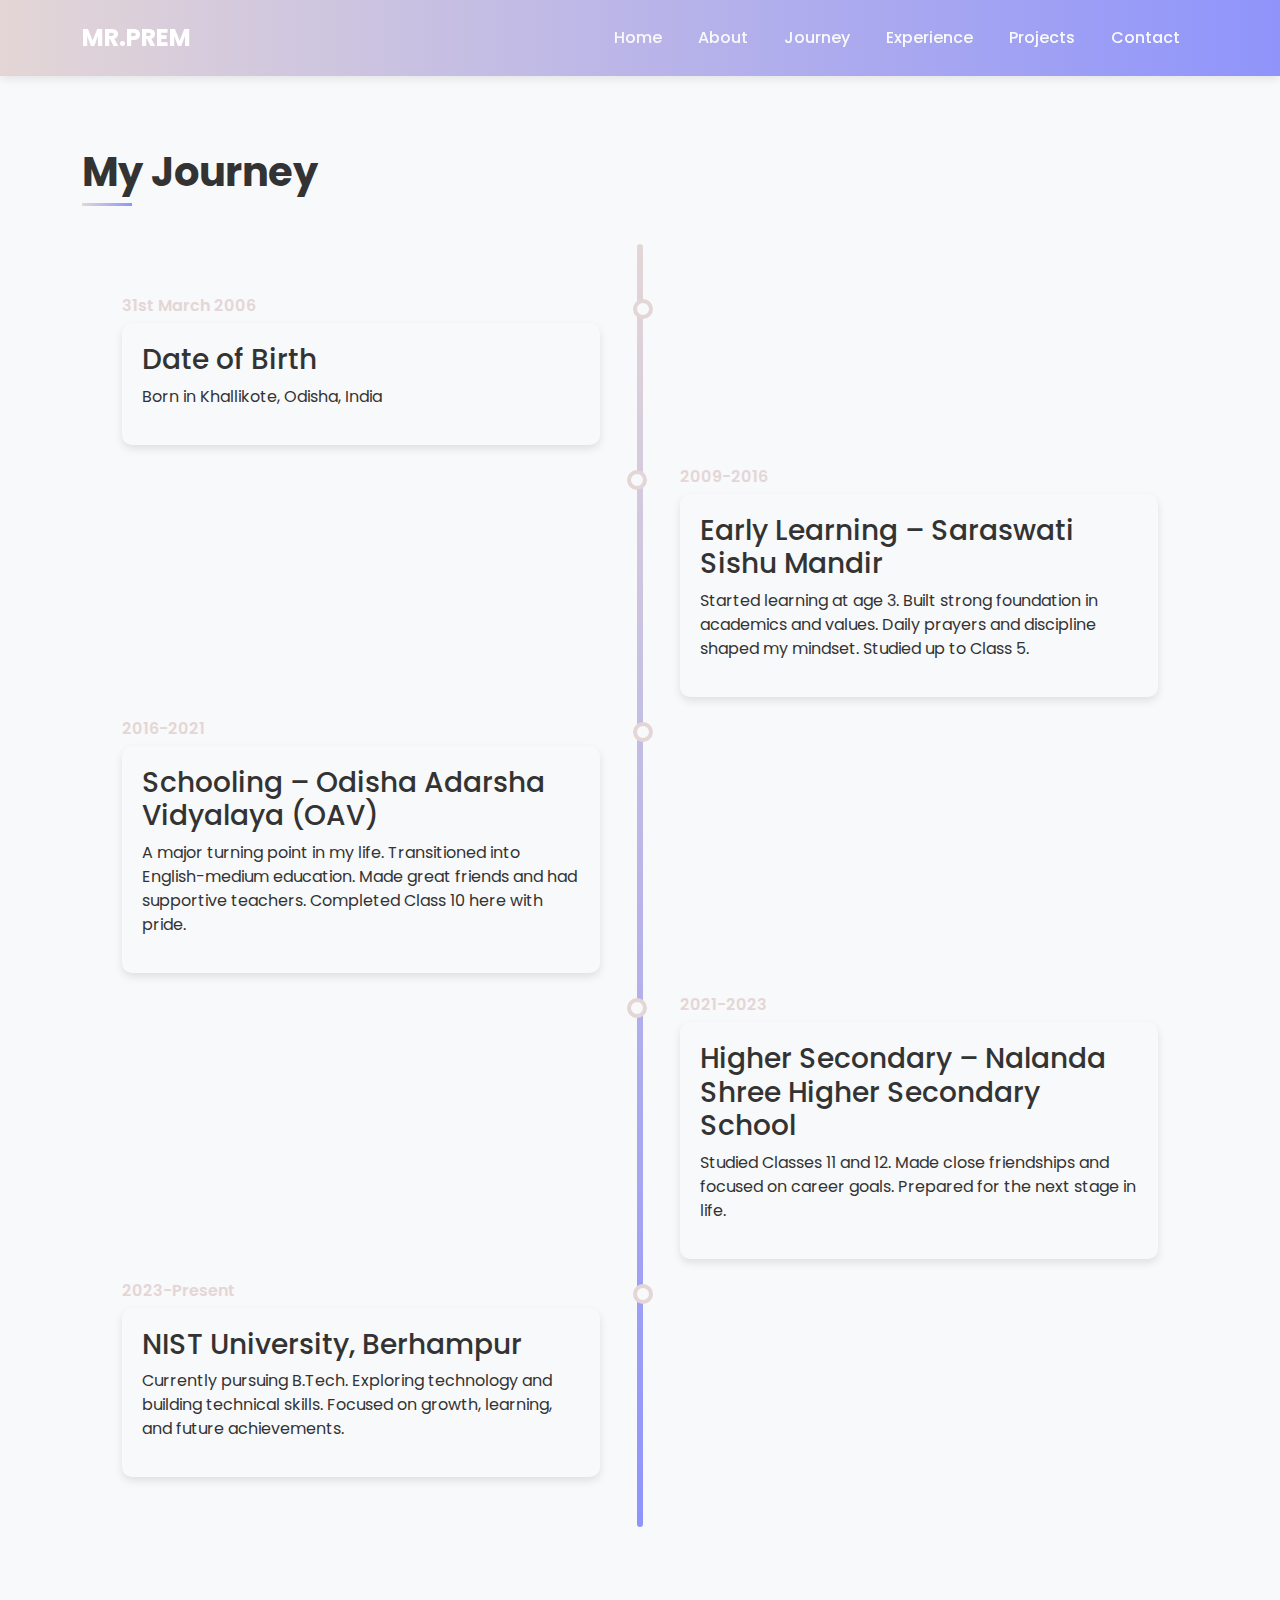
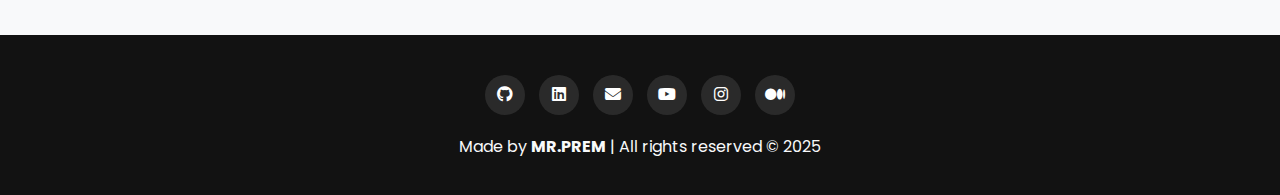
<file: journey.html>
<!DOCTYPE html>
<html lang="en">
<head>
    <meta charset="UTF-8">
    <meta name="viewport" content="width=device-width, initial-scale=1.0">
    <link rel="icon" type="image/png" href="./images/d471a25a-75e8-43a8-a180-7e0d4ce57235-ai-brush-removebg-jxxgzg9m.png">
    <title>My Journey - Prem Prasad Pradhan</title>
    <!-- Bootstrap CSS -->
    <link href="https://cdn.jsdelivr.net/npm/bootstrap@5.3.0/dist/css/bootstrap.min.css" rel="stylesheet">
    <!-- Font Awesome Icons -->
    <link rel="stylesheet" href="https://cdnjs.cloudflare.com/ajax/libs/font-awesome/6.4.0/css/all.min.css">
    <!-- Google Fonts -->
    <link href="https://fonts.googleapis.com/css2?family=Poppins:wght@300;400;500;600;700&display=swap" rel="stylesheet">
    <!-- Your custom CSS -->
    <link rel="stylesheet" href="styles/style.css">
    <link rel="stylesheet" href="styles/responsive.css">
</head>
<body>
    <!-- Navigation Bar -->
    <nav class="navbar navbar-expand-lg navbar-dark fixed-top">
        <div class="container">
            <a class="navbar-brand" href="index.html">MR.PREM</a>
            <button class="navbar-toggler" type="button" data-bs-toggle="collapse" data-bs-target="#navbarNav">
                <span class="navbar-toggler-icon"></span>
            </button>
            <div class="collapse navbar-collapse" id="navbarNav">
                <ul class="navbar-nav ms-auto">
                    <li class="nav-item">
                        <a class="nav-link" href="index.html">Home</a>
                    </li>
                    <li class="nav-item">
                        <a class="nav-link" href="about.html">About</a>
                    </li>
                    <li class="nav-item">
                        <a class="nav-link active" href="journey.html">Journey</a>
                    </li>
                    <li class="nav-item">
                        <a class="nav-link" href="experience.html">Experience</a>
                    </li>
                    <li class="nav-item">
                        <a class="nav-link" href="./projects.html">Projects</a>
                    </li>
                    <li class="nav-item">
                        <a class="nav-link" href="contact.html">Contact</a>
                    </li>
                </ul>
            </div>
        </div>
    </nav>

    <!-- Journey Section -->
    <section class="page-content">
        <div class="container py-5">
            <h1 class="section-title text-left mb-5">My Journey</h1>
            
            <!-- Timeline -->
            <div class="timeline">
                <div class="timeline-item">
                    <div class="timeline-date">31st March 2006</div>
                    <div class="timeline-content">
                        <h3>Date of Birth</h3>
                        <p>Born in Khallikote, Odisha, India</p>
                    </div>
                </div>
                
                <div class="timeline-item">
                    <div class="timeline-date">2009-2016</div>
                    <div class="timeline-content">
                        <h3>Early Learning – Saraswati Sishu Mandir</h3>
                        <p>Started learning at age 3. Built strong foundation in academics and values. Daily prayers and discipline shaped my mindset. Studied up to Class 5.</p>
                    </div>
                </div>
                
                <div class="timeline-item">
                    <div class="timeline-date">2016-2021</div>
                    <div class="timeline-content">
                        <h3>Schooling – Odisha Adarsha Vidyalaya (OAV)</h3>
                        <p>A major turning point in my life. Transitioned into English-medium education. Made great friends and had supportive teachers. Completed Class 10 here with pride.</p>
                    </div>
                </div>
                
                <div class="timeline-item">
                    <div class="timeline-date">2021-2023</div>
                    <div class="timeline-content">
                        <h3>Higher Secondary – Nalanda Shree Higher Secondary School</h3>
                        <p>Studied Classes 11 and 12. Made close friendships and focused on career goals. Prepared for the next stage in life.</p>
                    </div>
                </div>
                
                <div class="timeline-item">
                    <div class="timeline-date">2023-Present</div>
                    <div class="timeline-content">
                        <h3>NIST University, Berhampur</h3>
                        <p>Currently pursuing B.Tech. Exploring technology and building technical skills. Focused on growth, learning, and future achievements.</p>
                    </div>
                </div>
            </div>
        </div>
    </section>

    <!-- Footer Section -->
    <footer class="site-footer">
        <div class="container">
            <div class="social-links">
                <a href="https://github.com/MRPREM31" target="_blank" title="GitHub">
                    <i class="fab fa-github"></i>
                </a>
                <a href="https://www.linkedin.com/in/prem-prasad-pradhan-18472b295/" target="_blank" title="LinkedIn">
                    <i class="fab fa-linkedin"></i>
                </a>
                <a href="mailto:mr.prem2006@gmail.com" title="Email">
                    <i class="fas fa-envelope"></i>
                </a>
                <a href="https://youtube.com/@B.techPrem?si=DLQysUc8HvX8wJTI" target="_blank" title="YouTube">
                    <i class="fab fa-youtube"></i>
                </a>
                <a href="https://www.instagram.com/liku___pradhan?igsh=ejMzanVtbjJzOGlt" target="_blank" title="Instagram">
                    <i class="fab fa-instagram"></i>
                </a>
                <a href="https://medium.com/@mr.prem" target="_blank" title="Medium">
                    <i class="fab fa-medium"></i>
                </a>
            </div>
            <p class="text-center">Made by <strong>MR.PREM</strong> | All rights reserved © 2025</p>
        </div>
    </footer>

    <!-- Bootstrap JS -->
    <script src="https://cdn.jsdelivr.net/npm/bootstrap@5.3.0/dist/js/bootstrap.bundle.min.js"></script>
    <!-- Your custom JS -->
    <script src="js/script.js"></script>
</body>
</html>
</file>
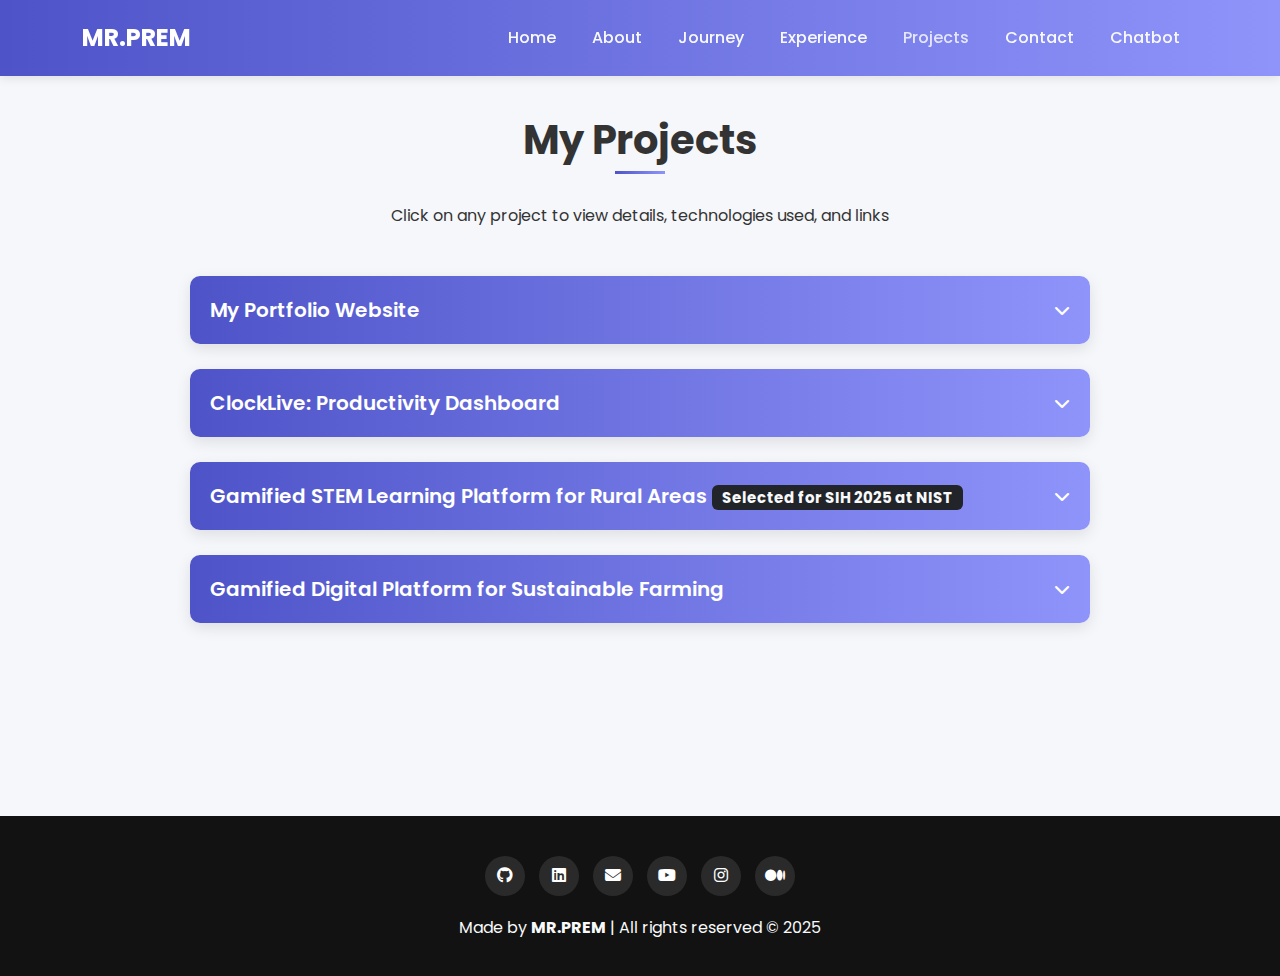
<file: projects.html>
<!DOCTYPE html>
<html lang="en">
<head>
    <meta charset="UTF-8">
    <meta name="viewport" content="width=device-width, initial-scale=1.0">
    <link rel="icon" type="image/png" href="./images/d471a25a-75e8-43a8-a180-7e0d4ce57235-ai-brush-removebg-jxxgzg9m.png">
    <meta name="google-site-verification" content="SfmtMpnDWaP5sJMSVEvf7huc_-RlxLq4_KmF987BdSI" />
    
    <!-- Updated Meta Tags for SEO -->
    <title>My Projects - Prem Prasad Pradhan | B.Tech Student at NIST University</title>
    <meta name="description" content="Explore projects by Prem Prasad Pradhan including web development, gamified learning platforms, and sustainable farming solutions. B.Tech Student at NIST University.">
    <meta name="keywords" content="Prem Prasad Pradhan, Projects, Portfolio, Web Developer, Gamified Learning, Sustainable Farming, React, Node.js, NIST University">
    <meta name="author" content="Prem Prasad Pradhan">
    
    <!-- Open Graph Meta Tags for Social Media -->
    <meta property="og:title" content="My Projects - Prem Prasad Pradhan | B.Tech Student">
    <meta property="og:description" content="Explore projects by Prem Prasad Pradhan including web development, gamified learning platforms, and sustainable farming solutions.">
    <meta property="og:type" content="website">
    <meta property="og:url" content="https://mrprem.in/projects.html">
    <meta property="og:image" content="https://mrprem.in/images/Prem.jpeg">
    
    <!-- Twitter Card Meta Tags -->
    <meta name="twitter:card" content="summary_large_image">
    <meta name="twitter:title" content="My Projects - Prem Prasad Pradhan">
    <meta name="twitter:description" content="Explore projects by Prem Prasad Pradhan including web development, gamified learning platforms, and sustainable farming solutions.">
    <meta name="twitter:image" content="https://mrprem.in/images/Prem.jpeg">
    
    <!-- Canonical URL to avoid duplicate content -->
    <link rel="canonical" href="https://mrprem.in/projects.html">
    
    <!-- Structured Data for Google -->
    <script type="application/ld+json">
    {
      "@context": "https://schema.org",
      "@type": "Person",
      "name": "Prem Prasad Pradhan",
      "birthDate": "2006-03-31",
      "alumniOf": {
        "@type": "CollegeOrUniversity",
        "name": "NIST University"
      },
      "homeLocation": {
        "@type": "Place",
        "address": {
          "@type": "PostalAddress",
          "addressLocality": "Brahmapur",
          "addressRegion": "Odisha",
          "postalCode": "761031",
          "addressCountry": "India"
        }
      },
      "url": "https://mrprem.in",
      "image": "https://mrprem.in/images/Prem.jpeg",
      "description": "B.Tech Student at NIST University",
      "knowsAbout": ["Web Development", "React", "Node.js", "Gamified Learning", "Sustainable Farming"]
    }
    </script>

    <!-- Bootstrap CSS -->
    <link href="https://cdn.jsdelivr.net/npm/bootstrap@5.3.0/dist/css/bootstrap.min.css" rel="stylesheet">
    <!-- Font Awesome Icons -->
    <link rel="stylesheet" href="https://cdnjs.cloudflare.com/ajax/libs/font-awesome/6.4.0/css/all.min.css">
    <!-- Google Fonts -->
    <link href="https://fonts.googleapis.com/css2?family=Poppins:wght@300;400;500;600;700&display=swap" rel="stylesheet">
    <style>
        :root {
            --primary-color: #4e54c8;
            --secondary-color: #8f94fb;
            --dark-color: #121212;
            --light-color: #f8f9fa;
            --text-dark: #333;
            --text-light: #f8f9fa;
            --transition: all 0.3s ease;
        }

        * {
            margin: 0;
            padding: 0;
            box-sizing: border-box;
        }

        body {
            font-family: 'Poppins', sans-serif;
            color: var(--text-dark);
            background: linear-gradient(135deg, #f5f7fa 0%, #f5f7fa 100%);
            transition: var(--transition);
            padding-top: 76px;
            min-height: 100vh;
        }

        /* Navigation */
        .navbar {
            background: linear-gradient(to right, var(--primary-color), var(--secondary-color));
            box-shadow: 0 2px 10px rgba(0, 0, 0, 0.1);
            padding: 15px 0;
            transition: var(--transition);
        }

        .navbar-brand {
            font-weight: 700;
            font-size: 1.5rem;
        }

        .navbar-nav .nav-link {
            color: var(--text-light) !important;
            font-weight: 500;
            margin: 0 10px;
            transition: var(--transition);
        }

        .navbar-nav .nav-link:hover,
        .navbar-nav .nav-link.active {
            color: rgba(255, 255, 255, 0.8) !important;
        }

        /* Page content */
        .page-content {
            padding: 40px 0 60px;
            min-height: calc(100vh - 160px);
        }

        .section-title {
            position: relative;
            margin-bottom: 40px;
            font-weight: 700;
            text-align: center;
        }

        .section-title::after {
            content: '';
            position: absolute;
            bottom: -10px;
            left: 50%;
            transform: translateX(-50%);
            width: 50px;
            height: 3px;
            background: linear-gradient(to right, var(--primary-color), var(--secondary-color));
        }

        /* Project Styles - Fixed for smooth animation */
        .project-container {
            max-width: 900px;
            margin: 0 auto;
        }

        .project-card {
            background-color: white;
            border-radius: 10px;
            box-shadow: 0 5px 15px rgba(0, 0, 0, 0.1);
            margin-bottom: 25px;
            overflow: hidden;
            transition: var(--transition);
        }

        .project-card:hover {
            transform: translateY(-5px);
            box-shadow: 0 15px 30px rgba(0, 0, 0, 0.15);
        }

        .project-header {
            padding: 20px;
            background: linear-gradient(to right, var(--primary-color), var(--secondary-color));
            color: white;
            cursor: pointer;
            display: flex;
            justify-content: space-between;
            align-items: center;
        }

        .project-header h3 {
            margin: 0;
            font-weight: 600;
            font-size: 1.25rem;
            line-height: 1.4;
            flex: 1;
            padding-right: 20px;
        }

        .project-header i {
            transition: var(--transition);
            flex-shrink: 0;
        }

        .project-header.active i {
            transform: rotate(180deg);
        }

        .project-content {
            max-height: 0;
            overflow: hidden;
            transition: max-height 0.5s cubic-bezier(0, 1, 0, 1);
        }

        .project-content.active {
            max-height: 5000px;
            transition: max-height 1s ease-in-out;
        }

        .project-inner {
            padding: 25px;
            opacity: 0;
            transform: translateY(10px);
            transition: opacity 0.3s ease, transform 0.3s ease;
        }

        .project-content.active .project-inner {
            opacity: 1;
            transform: translateY(0);
            transition: opacity 0.5s ease 0.2s, transform 0.5s ease 0.2s;
        }

        .project-meta {
            display: flex;
            justify-content: space-between;
            margin-bottom: 20px;
            padding-bottom: 15px;
            border-bottom: 1px solid #eee;
            font-size: 14px;
            color: #666;
        }

        .project-description {
            margin-bottom: 20px;
            line-height: 1.6;
        }

        .project-features {
            margin-bottom: 20px;
        }

        .project-features h5 {
            color: var(--primary-color);
            margin-bottom: 10px;
            font-weight: 600;
        }

        .project-features ul {
            padding-left: 20px;
        }

        .project-features li {
            margin-bottom: 8px;
        }

        .project-links {
            display: flex;
            flex-wrap: wrap;
            gap: 10px;
            margin-bottom: 20px;
        }

        .project-links a {
            display: inline-flex;
            align-items: center;
            padding: 8px 20px;
            background: linear-gradient(to right, var(--primary-color), var(--secondary-color));
            color: white;
            text-decoration: none;
            border-radius: 5px;
            transition: var(--transition);
            white-space: nowrap;
        }

        .project-links a:hover {
            transform: translateY(-2px);
            box-shadow: 0 5px 15px rgba(78, 84, 200, 0.3);
        }

        .project-links a i {
            margin-right: 8px;
        }

        /* Project Image Styles */
        .project-image {
            margin-top: 25px;
            border-radius: 8px;
            overflow: hidden;
            box-shadow: 0 5px 15px rgba(0, 0, 0, 0.1);
            position: relative;
            transition: transform 0.3s ease;
        }

        .project-image:hover {
            transform: translateY(-5px);
            box-shadow: 0 12px 25px rgba(0, 0, 0, 0.15);
        }

        .image-container {
            position: relative;
            overflow: hidden;
            border-radius: 8px;
        }

        .project-image img {
            width: 100%;
            height: auto;
            display: block;
            transition: transform 0.5s ease;
        }

        .image-overlay {
            position: absolute;
            top: 0;
            left: 0;
            width: 100%;
            height: 100%;
            background: linear-gradient(to top, rgba(78, 84, 200, 0.85) 0%, rgba(143, 148, 251, 0.7) 100%);
            display: flex;
            align-items: flex-end;
            opacity: 0;
            transition: opacity 0.4s ease;
            padding: 25px;
        }

        .project-image:hover .image-overlay,
        .project-image:active .image-overlay,
        .project-image:focus .image-overlay {
            opacity: 1;
        }

        .project-image:hover img {
            transform: scale(1.05);
        }

        .overlay-content {
            color: white;
            transform: translateY(20px);
            transition: transform 0.4s ease;
        }

        .project-image:hover .overlay-content {
            transform: translateY(0);
        }

        .overlay-content h5 {
            font-size: 1.4rem;
            margin-bottom: 8px;
            font-weight: 600;
        }

        .overlay-content p {
            margin-bottom: 15px;
            opacity: 0.9;
        }

        .tech-badges {
            display: flex;
            gap: 8px;
            flex-wrap: wrap;
        }

        .tech-badges span {
            background: rgba(255, 255, 255, 0.2);
            padding: 5px 12px;
            border-radius: 20px;
            font-size: 0.8rem;
            backdrop-filter: blur(5px);
            border: 1px solid rgba(255, 255, 255, 0.3);
        }

        /* Footer */
        .site-footer {
            background-color: var(--dark-color);
            color: var(--text-light);
            padding: 40px 0 20px;
            text-align: center;
        }

        .social-links {
            margin-bottom: 20px;
        }

        .social-links a {
            display: inline-block;
            width: 40px;
            height: 40px;
            background: rgba(255, 255, 255, 0.1);
            margin: 0 5px;
            border-radius: 50%;
            text-align: center;
            line-height: 40px;
            color: white;
            transition: var(--transition);
        }

        .social-links a:hover {
            background: var(--primary-color);
            transform: translateY(-5px);
        }

        .bg-outline-primary {
            background: transparent;
            border: 1px solid var(--primary-color);
            color: var(--primary-color);
        }

        .bg-outline-success {
            background: transparent;
            border: 1px solid #28a745;
            color: #28a745;
        }

        /* Responsive Design */
        @media (max-width: 768px) {
            .project-header {
                padding: 15px;
            }
            
            .project-header h3 {
                font-size: 1.1rem;
                padding-right: 15px;
            }
            
            .project-inner {
                padding: 20px;
            }

            .navbar-nav {
                text-align: center;
                background: linear-gradient(to right, var(--primary-color), var(--secondary-color));
                padding: 15px;
                border-radius: 10px;
            }
            
            .project-meta {
                flex-direction: column;
                gap: 10px;
            }
            
            .project-links {
                flex-direction: column;
            }
            
            .project-links a {
                justify-content: center;
            }
            
            .image-overlay {
                padding: 20px;
            }
            
            .overlay-content h5 {
                font-size: 1.2rem;
            }
        }

        @media (max-width: 576px) {
            .project-header h3 {
                font-size: 1rem;
                line-height: 1.3;
            }
            
            .project-inner {
                padding: 15px;
            }
            
            .project-header {
                padding: 12px;
            }
            
            .project-header i {
                font-size: 0.9rem;
            }
            
            .project-features h5 {
                font-size: 1rem;
            }
            
            .project-features li {
                font-size: 0.9rem;
            }
            
            .image-overlay {
                padding: 15px;
            }
            
            .overlay-content h5 {
                font-size: 1.1rem;
            }
            
            .overlay-content p {
                font-size: 0.9rem;
            }
        }
    </style>
</head>
<body>
    <!-- Navigation Bar -->
    <nav class="navbar navbar-expand-lg navbar-dark fixed-top">
        <div class="container">
            <a class="navbar-brand" href="index.html">MR.PREM</a>
            <button class="navbar-toggler" type="button" data-bs-toggle="collapse" data-bs-target="#navbarNav">
                <span class="navbar-toggler-icon"></span>
            </button>
            <div class="collapse navbar-collapse" id="navbarNav">
                <ul class="navbar-nav ms-auto">
                    <li class="nav-item">
                        <a class="nav-link" href="index.html">Home</a>
                    </li>
                    <li class="nav-item">
                        <a class="nav-link" href="about.html">About</a>
                    </li>
                    <li class="nav-item">
                        <a class="nav-link" href="journey.html">Journey</a>
                    </li>
                    <li class="nav-item">
                        <a class="nav-link" href="experience.html">Experience</a>
                    </li>
                    <li class="nav-item">
                        <a class="nav-link active" href="./projects.html">Projects</a>
                    </li>
                    <li class="nav-item">
                        <a class="nav-link" href="contact.html">Contact</a>
                    </li>
                    <li class="nav-item">
                        <a class="nav-link" href="./chatbot.html">Chatbot</a>                        
                    </li>
                </ul>
            </div>
        </div>
    </nav>

    <!-- Projects Section -->
    <section class="page-content">
        <div class="container">
            <h1 class="section-title">My Projects</h1>
            <p class="text-center mb-5">Click on any project to view details, technologies used, and links</p>
            
            <div class="project-container">
                <!-- Project 1 -->
                <div class="project-card">
                    <div class="project-header">
                        <h3>My Portfolio Website</h3>
                        <i class="fas fa-chevron-down"></i>
                    </div>
                    <div class="project-content">
                        <div class="project-inner">
                            <div class="project-meta">
                                <span><i class="far fa-calendar"></i> Published: August 20, 2025</span>
                                <span><i class="far fa-clock"></i> Last updated: September 2, 2025</span>
                            </div>
                            <div class="project-description">
                                <p>A responsive portfolio website built with HTML, CSS, JavaScript, and Bootstrap. Features a interactive chatbot, and contact form with Google Apps Script integration.</p>
                            </div>
                            <div class="project-features">
                                <h5>Key Features</h5>
                                <ul>
                                    <li>Fully responsive design for all devices</li>
                                    <li>Interactive chatbot with information about me</li>
                                    <li>Contact form with email functionality</li>
                                    <li>Smooth animations and transitions</li>
                                </ul>
                            </div>
                            <div class="project-features">
                                <h5>Technologies Used</h5>
                                <ul>
                                    <li>HTML5, CSS3, JavaScript (ES6+)</li>
                                    <li>Bootstrap 5.3 for responsive layout</li>
                                    <li>Google Apps Script for form handling</li>
                                    <li>Font Awesome icons</li>
                                    <li>Google Fonts (Poppins)</li>
                                </ul>
                            </div>
                            <div class="project-links">
                                <a href="https://mrprem.in/" target="_blank"><i class="fas fa-external-link-alt"></i> Live Demo</a>
                                <a href="https://github.com/MRPREM31/mr.prem-portfolio" target="_blank"><i class="fab fa-github"></i> GitHub Repository</a>
                            </div>
                            <!-- Project Image -->
                            <div class="project-image">
                                <div class="image-container">
                                    <img src="./images/MR-PREM-Portfolio (1).webp" 
                                         alt="Portfolio Website Preview">
                                    <div class="image-overlay">
                                        <div class="overlay-content">
                                            <h5>Portfolio Design</h5>
                                            <p>Modern responsive layout</p>
                                            <div class="tech-badges">
                                                <span>HTML5</span>
                                                <span>CSS3</span>
                                                <span>JavaScript</span>
                                                <span>Bootstrap</span>
                                            </div>
                                        </div>
                                    </div>
                                </div>
                            </div>
                        </div>
                    </div>
                </div>

                <!-- Project 2 - ClockLive -->
                <div class="project-card">
                    <div class="project-header">
                        <h3>ClockLive: Productivity Dashboard</h3>
                        <i class="fas fa-chevron-down"></i>
                    </div>
                    <div class="project-content">
                        <div class="project-inner">
                            <div class="project-meta">
                                <span><i class="far fa-calendar"></i> Published: August 25, 2025</span>
                                <span><i class="far fa-clock"></i> Last updated: September 2, 2025</span>
                            </div>
                            <div class="project-description">
                                <p>A beautiful, feature-rich dashboard for students and professionals with clock, timer, calculator, and weather features.</p>
                            </div>
                            <div class="project-features">
                                <h5>Key Features</h5>
                                <ul>
                                    <li>Real-time clock with date and day display</li>
                                    <li>Customizable timer with alarm sounds</li>
                                    <li>Built-in calculator with calculation history</li>
                                    <li>Real-time weather information based on location</li>
                                    <li>Personalization options and multiple themes</li>
                                    <li>Battery status display and screen wake lock</li>
                                </ul>
                            </div>
                            <div class="project-features">
                                <h5>Technologies Used</h5>
                                <ul>
                                    <li>HTML5, CSS3 with Glassmorphism design</li>
                                    <li>Vanilla JavaScript for functionality</li>
                                    <li>Geolocation API for weather data</li>
                                    <li>Battery Status API for power monitoring</li>
                                    <li>Screen Wake Lock API to prevent screen dimming</li>
                                    <li>Local Storage for user preferences</li>
                                </ul>
                            </div>
                            <div class="project-links">
                                <a href="https://clocklive.ct.ws" target="_blank"><i class="fas fa-external-link-alt"></i> Live Demo</a>
                                <a href="https://github.com/MRPREM31/ClockLive-Productivity-Dashboard" target="_blank"><i class="fab fa-github"></i> GitHub Repository</a>
                            </div>
                            <!-- Project Image -->
                            <div class="project-image">
                                <div class="image-container">
                                    <img src="./images/Study-Focus-Dashboard.webp" 
                                         alt="ClockLive Dashboard Preview">
                                    <div class="image-overlay">
                                        <div class="overlay-content">
                                            <h5>Interactive Dashboard</h5>
                                            <p>Real-time productivity tools</p>
                                            <div class="tech-badges">
                                                <span>JavaScript</span>
                                                <span>APIs</span>
                                                <span>CSS3</span>
                                                <span>LocalStorage</span>
                                            </div>
                                        </div>
                                    </div>
                                </div>
                            </div>
                        </div>
                    </div>
                </div>

                <!-- Project 3 - Gamified STEM Learning Platform -->
                <div class="project-card">
                    <div class="project-header">
                        <h3>Gamified STEM Learning Platform for Rural Areas <span class="badge bg-dark text-light">Selected for SIH 2025 at NIST</span></h3>
                        <i class="fas fa-chevron-down"></i>
                    </div>
                    <div class="project-content">
                        <div class="project-inner">
                            <div class="project-meta">
                                <span><i class="far fa-calendar"></i> Published: September 15, 2025</span>
                                <span><i class="fas fa-users" style="color: #28a745;"></i> Team Project: QuantumCodersx</span>
                                <span><i class="far fa-clock"></i> Last updated: October 1, 2025</span>
                            </div>
                            <div class="project-description">
                                <p>A gamified digital learning platform designed specifically for rural schools to make STEM subjects fun and accessible. This project was developed for Smart India Hackathon 2025 by Team QuantumCodersx.</p>
                            </div>
                            <div class="project-features">
                                <h5>Key Features</h5>
                                <ul>
                                    <li>Learn by Playing: STEM lessons as interactive games and challenges</li>
                                    <li>Personal Quests: Customized tasks based on grade and subject</li>
                                    <li>Progress Tracker: Learning progress through scores and badges</li>
                                    <li>Community & Leaderboards: Peer competition and sharing achievements</li>
                                    <li>Rewards & Recognition: Badges and certificates to boost confidence</li>
                                    <li>Offline Access: Learning without continuous internet</li>
                                    <li>Multilingual Content: Available in local languages</li>
                                </ul>
                            </div>
                            <div class="project-features">
                                <h5>Technologies Used</h5>
                                <ul>
                                    <li>Frontend: React, TypeScript, Vite</li>
                                    <li>Backend: Node.js, JavaScript</li>
                                    <li>Database: SQLite</li>
                                    <li>Offline-first architecture</li>
                                    <li>Responsive design for mobile devices</li>
                                </ul>
                            </div>
                            
                            <!-- Project Image -->
                            <div class="project-image">
                                <div class="image-container">
                                    <img src="./images/STEM Learning Platform Preview.webp" 
                                         alt="STEM Learning Platform Preview">
                                    <div class="image-overlay">
                                        <div class="overlay-content">
                                            <h5>STEM Learning Platform</h5>
                                            <p>Gamified education for rural students</p>
                                            <div class="tech-badges">
                                                <span>React</span>
                                                <span>TypeScript</span>
                                                <span>Node.js</span>
                                                <span>SQLite</span>
                                            </div>
                                        </div>
                                    </div>
                                </div>
                            </div>
                        </div>
                    </div>
                </div>

                <!-- Project 4 - Sustainable Farming Platform -->
                <div class="project-card">
                    <div class="project-header">
                        <h3>Gamified Digital Platform for Sustainable Farming</h3>
                        <i class="fas fa-chevron-down"></i>
                    </div>
                    <div class="project-content">
                        <div class="project-inner">
                            <div class="project-meta">
                                <span><i class="far fa-calendar"></i> Published: September 28, 2025</span>
                                <span><i class="far fa-clock"></i> Last updated: September 30, 2025</span>
                            </div>
                            <div class="project-description">
                                <p>A gamified digital platform that transforms sustainable farming into an interactive and rewarding experience. This project motivates farmers through missions, points, badges, and leaderboards while providing localized, offline-first access.</p>
                            </div>
                            <div class="project-features">
                                <h5>Key Features</h5>
                                <ul>
                                    <li>Farmer Profile: Personalized challenges based on location and crop type</li>
                                    <li>Dashboard: Sustainability score, progress bar, and badges</li>
                                    <li>Missions & Challenges: Interactive tasks for sustainable practices</li>
                                    <li>Leaderboard: Community ranking to promote healthy competition</li>
                                    <li>Rewards & Badges: Digital recognition and real-world benefits</li>
                                    <li>Community Sharing: Farmers can share progress and inspire peers</li>
                                    <li>Offline-first: Works in low-connectivity rural areas</li>
                                    <li>Multilingual: Support for Odia, Hindi, and English</li>
                                </ul>
                            </div>
                            <div class="project-features">
                                <h5>Technologies Used</h5>
                                <ul>
                                    <li>Frontend: React, TypeScript, Vite</li>
                                    <li>Backend: Node.js, JavaScript</li>
                                    <li>Database: SQLite</li>
                                    <li>Offline-first architecture with data sync</li>
                                    <li>Mobile-friendly UI for rural farmers</li>
                                </ul>
                            </div>
                            
                            <!-- Project Image -->
                            <div class="project-image">
                                <div class="image-container">
                                    <img src="./images/A gamified digital platform that transforms sustainable farming into an interactive and rewarding experience.webp" 
                                         alt="Sustainable Farming Platform Preview">
                                    <div class="image-overlay">
                                        <div class="overlay-content">
                                            <h5>Sustainable Farming Platform</h5>
                                            <p>Gamified approach to eco-friendly farming</p>
                                            <div class="tech-badges">
                                                <span>React</span>
                                                <span>TypeScript</span>
                                                <span>Node.js</span>
                                                <span>SQLite</span>
                                            </div>
                                        </div>
                                    </div>
                                </div>
                            </div>
                        </div>
                    </div>
                </div>
            </div>
        </div>
    </section>

    <!-- Footer Section -->
    <footer class="site-footer">
        <div class="container">
            <div class="social-links">
                <a href="https://github.com/MRPREM31" target="_blank" title="GitHub">
                    <i class="fab fa-github"></i>
                </a>
                <a href="https://www.linkedin.com/in/prem-prasad-pradhan-18472b295/" target="_blank" title="LinkedIn">
                    <i class="fab fa-linkedin"></i>
                </a>
                <a href="mailto:mr.prem2006@gmail.com" title="Email">
                    <i class="fas fa-envelope"></i>
                </a>
                <a href="https://youtube.com/@B.techPrem?si=DLQysUc8HvX8wJTI" target="_blank" title="YouTube">
                    <i class="fab fa-youtube"></i>
                </a>
                <a href="https://www.instagram.com/liku___pradhan?igsh=ejMzanVtbjJzOGlt" target="_blank" title="Instagram">
                    <i class="fab fa-instagram"></i>
                </a>
                <a href="https://medium.com/@mr.prem" target="_blank" title="Medium">
                    <i class="fab fa-medium"></i>
                </a>
            </div>
            <p class="text-center">Made by <strong>MR.PREM</strong> | All rights reserved © 2025</p>
        </div>
    </footer>

    <!-- Bootstrap JS -->
    <script src="https://cdn.jsdelivr.net/npm/bootstrap@5.3.0/dist/js/bootstrap.bundle.min.js"></script>
    
    <!-- Projects Script - Optimized for smooth animation -->
    <script>
        document.addEventListener('DOMContentLoaded', function() {
            // Toggle project details
            const projectHeaders = document.querySelectorAll('.project-header');
            
            projectHeaders.forEach(header => {
                header.addEventListener('click', function() {
                    const content = this.nextElementSibling;
                    const icon = this.querySelector('i');
                    
                    // Toggle active class
                    this.classList.toggle('active');
                    content.classList.toggle('active');
                    
                    // Close other open projects
                    projectHeaders.forEach(otherHeader => {
                        if (otherHeader !== this && otherHeader.classList.contains('active')) {
                            otherHeader.classList.remove('active');
                            otherHeader.nextElementSibling.classList.remove('active');
                            otherHeader.querySelector('i').style.transform = 'rotate(0deg)';
                        }
                    });
                });
            });
            
            // Close project when clicking outside
            document.addEventListener('click', function(e) {
                if (!e.target.closest('.project-card')) {
                    projectHeaders.forEach(header => {
                        header.classList.remove('active');
                        header.nextElementSibling.classList.remove('active');
                        header.querySelector('i').style.transform = 'rotate(0deg)';
                    });
                }
            });

            // Add touch event for mobile to ensure hover works
            if (window.matchMedia("(max-width: 768px)").matches) {
                const projectImages = document.querySelectorAll('.project-image');
                
                projectImages.forEach(image => {
                    image.addEventListener('touchstart', function() {
                        this.classList.add('hover-effect');
                    });
                    
                    image.addEventListener('touchend', function() {
                        this.classList.remove('hover-effect');
                    });
                });
            }
        });
    </script>
</body>
</html>
</file>
<file: styles/style.css>
:root {
    --primary-color: #e4d6d6;
    --secondary-color: #8f94fb;
    --dark-color: #121212;
    --light-color: #f8f9fa;
    --text-dark: #333;
    --text-light: #f8f9fa;
    --transition: all 0.3s ease;
}

[data-theme="dark"] {
    --primary-color: #6c63ff;
    --secondary-color: #a8a4ff;
    --dark-color: #f8f9fa;
    --light-color: #121212;
    --text-dark: #f8f9fa;
    --text-light: #333;
}

* {
    margin: 0;
    padding: 0;
    box-sizing: border-box;
}

body {
    font-family: 'Poppins', sans-serif;
    color: var(--text-dark);
    background-color: var(--light-color);
    transition: var(--transition);
    overflow-x: hidden;
}

/* Navigation */
.navbar {
    background: linear-gradient(to right, var(--primary-color), var(--secondary-color));
    box-shadow: 0 2px 10px rgba(0, 0, 0, 0.1);
    padding: 15px 0;
    transition: var(--transition);
}

.navbar-brand {
    font-weight: 700;
    font-size: 1.5rem;
}

.navbar-nav .nav-link {
    color: var(--text-light) !important;
    font-weight: 500;
    margin: 0 10px;
    transition: var(--transition);
}

.navbar-nav .nav-link:hover {
    color: rgba(255, 255, 255, 0.8) !important;
}

/* Hero Section */
.hero {
    min-height: 100vh;
    background: linear-gradient(to right, var(--primary-color), var(--secondary-color));
    color: white;
    padding-top: 80px;
    position: relative;
    overflow: hidden;
}

.hero::before {
    content: '';
    position: absolute;
    top: 0;
    left: 0;
    width: 100%;
    height: 100%;
    background: url('data:image/svg+xml;utf8,<svg xmlns="http://www.w3.org/2000/svg" viewBox="0 0 1440 320"><path fill="%23ffffff" fill-opacity="0.1" d="M0,96L48,112C96,128,192,160,288,186.7C384,213,480,235,576,213.3C672,192,768,128,864,128C960,128,1056,192,1152,192C1248,192,1344,128,1392,96L1440,64L1440,320L1392,320C1344,320,1248,320,1152,320C1056,320,960,320,864,320C768,320,672,320,576,320C480,320,384,320,288,320C192,320,96,320,48,320L0,320Z"></path></svg>');
    background-size: cover;
    background-position: center;
}

.hero-title {
    font-size: 3.5rem;
    font-weight: 700;
    margin-bottom: 1rem;
}

.hero-subtitle {
    font-size: 1.5rem;
    margin-bottom: 1.5rem;
}

.hero-info p {
    font-size: 1.1rem;
    margin-bottom: 0.5rem;
}

.hero-img-container {
    position: relative;
    display: inline-block;
}

.hero-img {
    border: 5px solid rgba(255, 255, 255, 0.2);
    transition: var(--transition);
    box-shadow: 0 5px 15px rgba(0, 0, 0, 0.2);
}

.hero-img:hover {
    transform: scale(1.05);
    border-color: rgba(255, 255, 255, 0.5);
}

.btn-primary {
    background: linear-gradient(to right, var(--primary-color), var(--secondary-color));
    border: none;
    padding: 12px 30px;
    border-radius: 50px;
    font-weight: 600;
    transition: var(--transition);
}

.btn-primary:hover {
    transform: translateY(-3px);
    box-shadow: 0 10px 20px rgba(0, 0, 0, 0.2);
}

.btn-outline-light {
    padding: 12px 30px;
    border-radius: 50px;
    font-weight: 600;
    transition: var(--transition);
}

.btn-outline-light:hover {
    transform: translateY(-3px);
    box-shadow: 0 10px 20px rgba(0, 0, 0, 0.2);
}

/* Footer */
.site-footer {
    background-color: var(--dark-color);
    color: var(--text-light);
    padding: 40px 0 20px;
    text-align: center;
}

.social-links {
    margin-bottom: 20px;
}

.social-links a {
    display: inline-block;
    width: 40px;
    height: 40px;
    background: rgba(255, 255, 255, 0.1);
    margin: 0 5px;
    border-radius: 50%;
    text-align: center;
    line-height: 40px;
    color: white;
    transition: var(--transition);
}

.social-links a:hover {
    background: var(--primary-color);
    transform: translateY(-5px);
}

/* Theme Switch */
.form-check-input:checked {
    background-color: var(--primary-color);
    border-color: var(--primary-color);
}

/* Page content styles */
.page-content {
    padding: 100px 0 60px;
}

.section-title {
    position: relative;
    margin-bottom: 40px;
    font-weight: 700;
}

.section-title::after {
    content: '';
    position: absolute;
    bottom: -10px;
    left: 0;
    width: 50px;
    height: 3px;
    background: linear-gradient(to right, var(--primary-color), var(--secondary-color));
}

.card {
    background-color: var(--light-color);
    border: none;
    box-shadow: 0 5px 15px rgba(0, 0, 0, 0.1);
    transition: var(--transition);
    margin-bottom: 20px;
}

.card:hover {
    transform: translateY(-5px);
    box-shadow: 0 10px 20px rgba(0, 0, 0, 0.2);
}

/* Animation */
@keyframes float {
    0% {
        transform: translateY(0px);
    }
    50% {
        transform: translateY(-10px);
    }
    100% {
        transform: translateY(0px);
    }
}

.hero-img {
    animation: float 5s ease-in-out infinite;
}

/* Timeline Styles */
.timeline {
    position: relative;
    max-width: 1200px;
    margin: 0 auto;
    padding: 40px 0;
}

.timeline::after {
    content: '';
    position: absolute;
    width: 6px;
    background: linear-gradient(to bottom, var(--primary-color), var(--secondary-color));
    top: 0;
    bottom: 0;
    left: 50%;
    margin-left: -3px;
    border-radius: 10px;
}

.timeline-item {
    padding: 10px 40px;
    position: relative;
    width: 50%;
    box-sizing: border-box;
}

.timeline-item::after {
    content: '';
    position: absolute;
    width: 20px;
    height: 20px;
    background-color: var(--light-color);
    border: 4px solid var(--primary-color);
    border-radius: 50%;
    top: 15px;
    right: -13px;
    z-index: 1;
}

.timeline-item:nth-child(even) {
    left: 50%;
}

.timeline-item:nth-child(odd) {
    left: 0;
}

.timeline-item:nth-child(even)::after {
    left: -13px;
}

.timeline-content {
    padding: 20px;
    background-color: var(--light-color);
    border-radius: 10px;
    box-shadow: 0 4px 8px rgba(0, 0, 0, 0.1);
    transition: var(--transition);
}

.timeline-content:hover {
    transform: translateY(-5px);
    box-shadow: 0 8px 16px rgba(0, 0, 0, 0.2);
}

.timeline-date {
    font-weight: 600;
    color: var(--primary-color);
    margin-bottom: 5px;
}

/* Experience Styles */
.experience-card {
    border-left: 4px solid var(--primary-color);
}

.experience-header {
    border-bottom: 1px solid rgba(0, 0, 0, 0.1);
    padding-bottom: 15px;
    margin-bottom: 20px;
}

.company-name {
    color: var(--primary-color);
    font-weight: 600;
    margin-bottom: 10px;
}

.experience-details .badge {
    margin-right: 8px;
    font-weight: 500;
}

.skills-container {
    display: flex;
    flex-wrap: wrap;
    gap: 10px;
}

.skill-badge {
    background: linear-gradient(to right, var(--primary-color), var(--secondary-color));
    color: white;
    padding: 5px 15px;
    border-radius: 20px;
    font-size: 0.9rem;
}

/* Responsive Timeline */
@media screen and (max-width: 768px) {
    .timeline::after {
        left: 31px;
    }
    
    .timeline-item {
        width: 100%;
        padding-left: 70px;
        padding-right: 25px;
    }
    
    .timeline-item:nth-child(even) {
        left: 0;
    }
    
    .timeline-item::after {
        left: 18px;
    }
    
    .timeline-item:nth-child(even)::after {
        left: 18px;
    }
}
</file>
<file: styles/responsive.css>
/* Mobile Responsiveness */
@media (max-width: 768px) {
    .hero-title {
        font-size: 2.5rem;
    }
    
    .hero-subtitle {
        font-size: 1.2rem;
    }
    
    .navbar-nav {
        text-align: center;
        background: linear-gradient(to right, var(--primary-color), var(--secondary-color));
        padding: 15px;
        border-radius: 10px;
    }
    
    .hero-buttons .btn {
        display: block;
        width: 100%;
        margin-bottom: 10px;
    }
    
    .hero-buttons .btn.me-3 {
        margin-right: 0 !important;
    }
}

/* Tablet Responsiveness */
@media (max-width: 992px) {
    .hero-title {
        font-size: 3rem;
    }
}

/* Animation for smaller devices */
@media (max-width: 576px) {
    .hero-img {
        width: 250px;
        height: 250px;
    }
}
</file>
